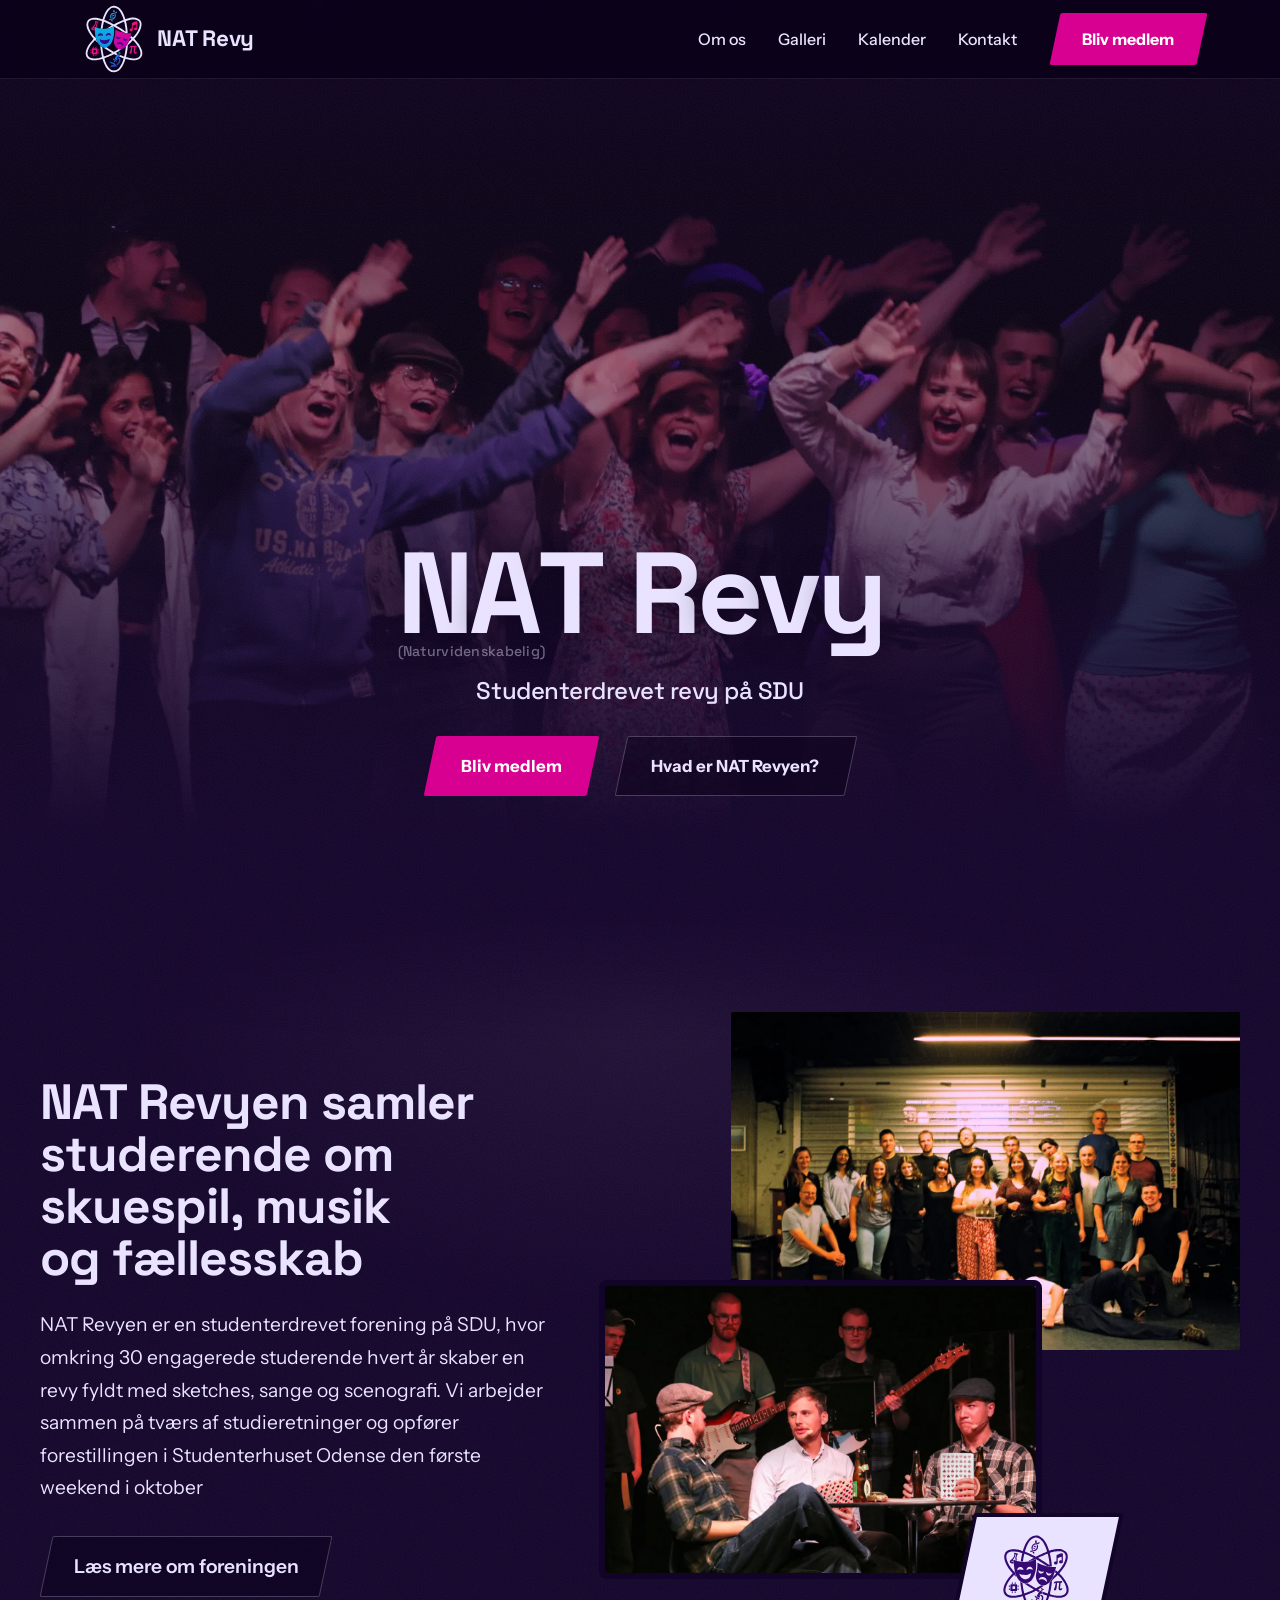
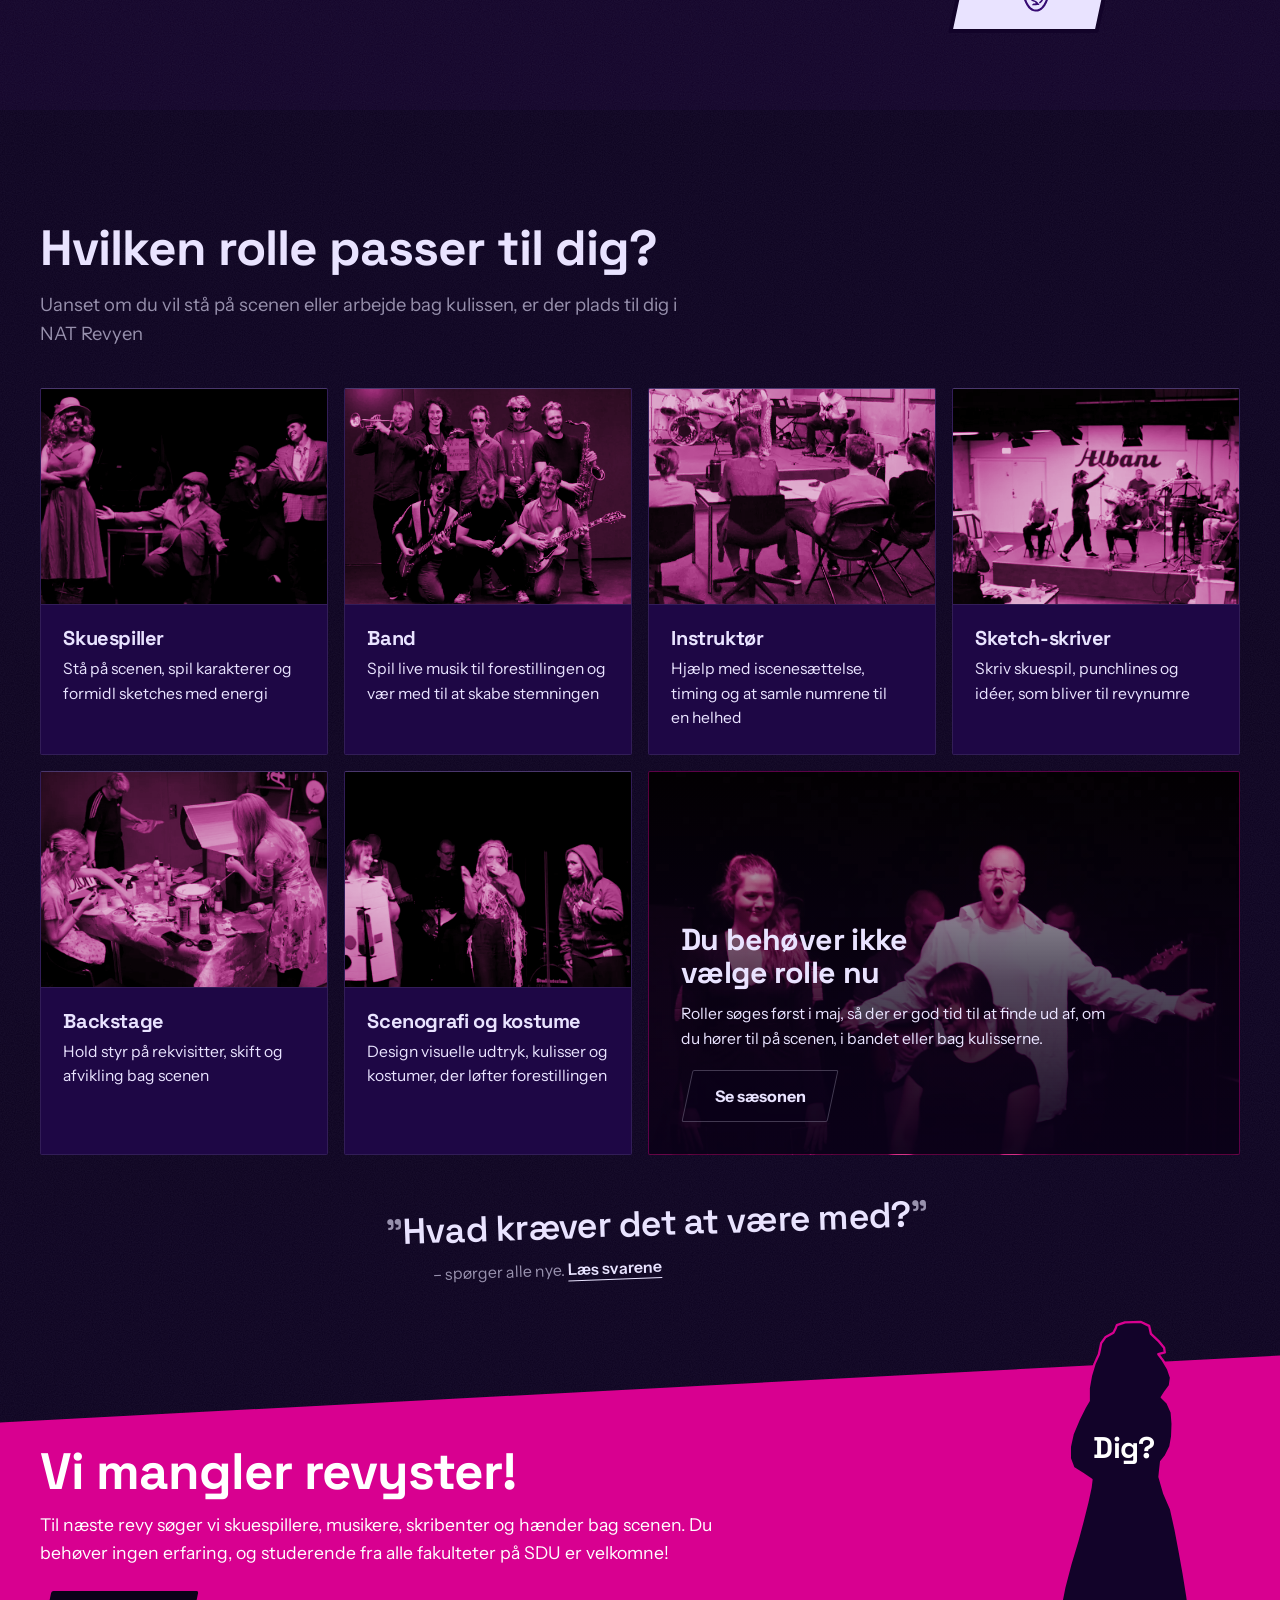
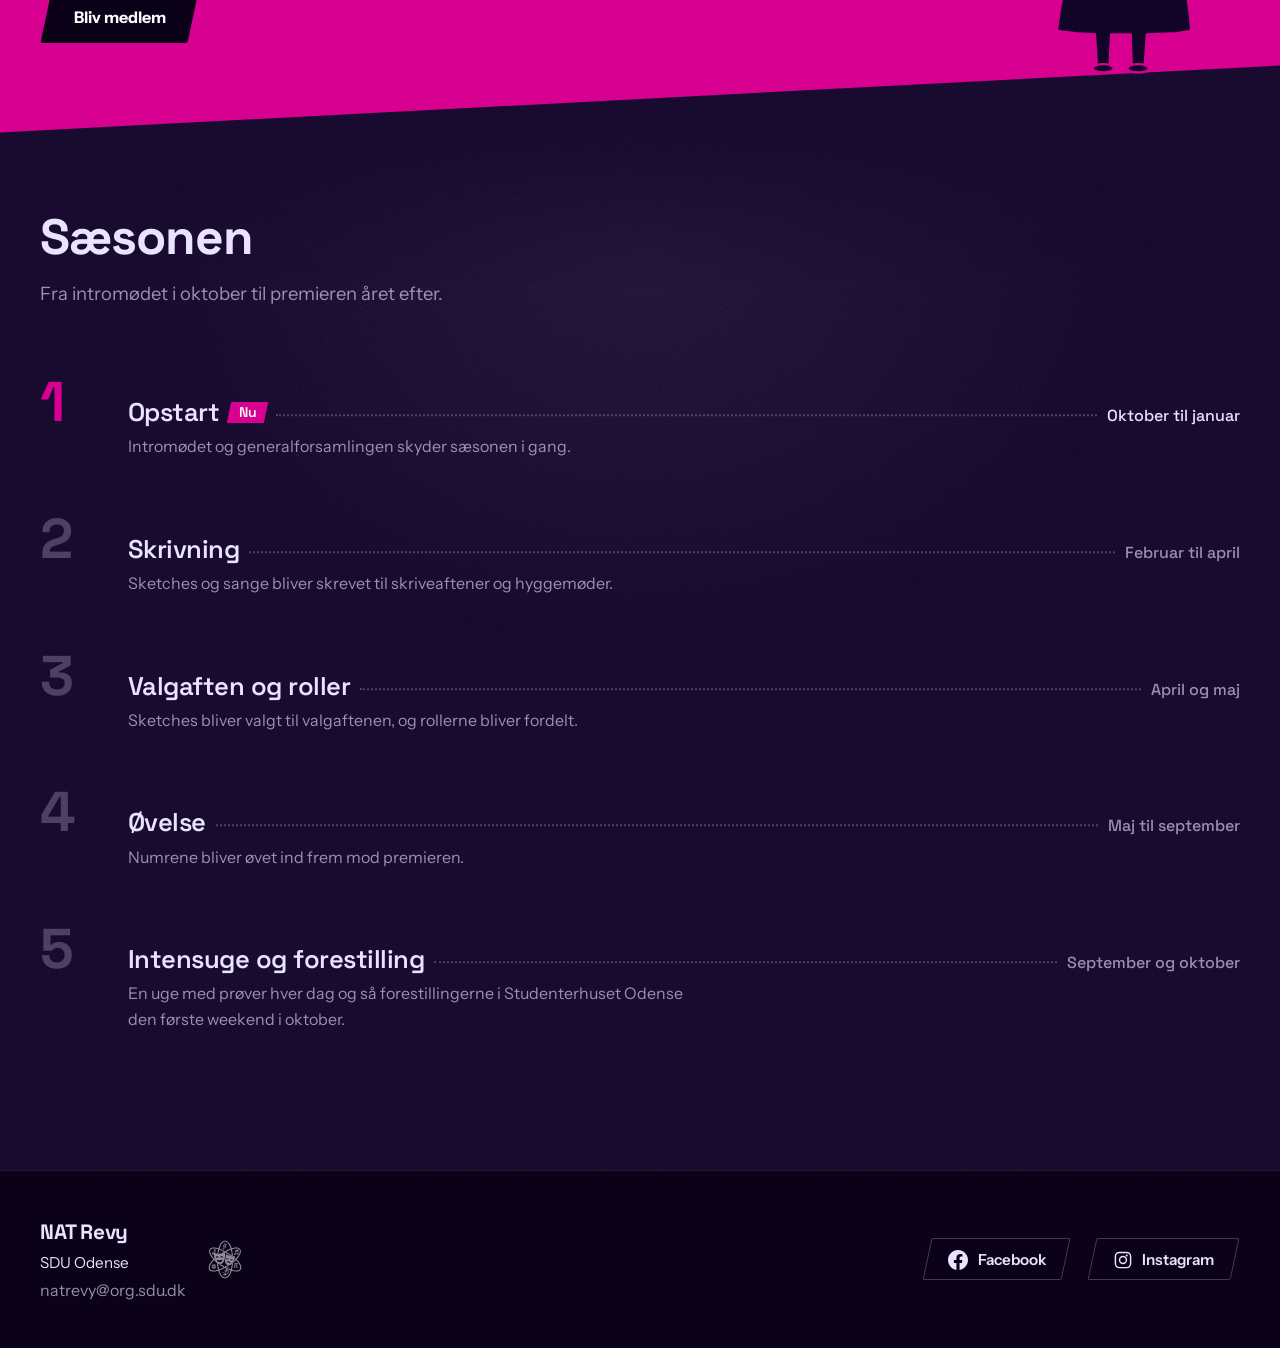
<file: index.html>
<!DOCTYPE html>
<html lang="da">
<head>
    <meta charset="UTF-8"/>
    <meta name="viewport" content="width=device-width, initial-scale=1.0"/>
    <title>NAT Revy</title>
    <meta name="description" content="NAT Revyen er en studenterdrevet revy på SDU, hvor omkring 30 studerende hvert år skaber en forestilling med sketches, sange og scenografi.">
    <meta name="theme-color" content="#14032f">
    <meta property="og:type" content="website" />
    <meta property="og:url" content="https://natrevyen.sdu.dk/" />
    <meta property="og:title" content="NAT Revyen på SDU" />
    <meta property="og:description" content="NAT Revyen er en forening på SDU skabt af studerende for studerende - med fokus på skuespil, musik, scenekunst og fællesskab" />
    <meta property="og:image" content="https://natrevyen.sdu.dk/images/web/og-image.jpg" />
    <link rel="icon" type="image/png" sizes="32x32" href="images/favicon-32x32.png">
    <link rel="icon" type="image/svg+xml" href="images/logo/favicon.svg">
    <link rel="apple-touch-icon" href="images/logo/apple-touch-icon.png">
    <link rel="preconnect" href="https://fonts.googleapis.com">
    <link rel="preconnect" href="https://fonts.gstatic.com" crossorigin>
    <link href="https://fonts.googleapis.com/css2?family=Space+Grotesk:wght@500..700&family=Instrument+Sans:wght@400..700&display=swap" rel="stylesheet">
    <link rel="preload" as="image" href="images/web/slutsang-1600.webp" fetchpriority="high">
    <link rel="stylesheet" href="style.css"/>
</head>
<body>

<div id="navbar"></div>

<main id="indhold">
<section class="hero">
    <div class="hero-overlay"></div>
    <div class="hero-content">
        <!-- Bogstaverne træder ind ét ad gangen som et kor; aria-label gør, at skærmlæsere læser titlen som ét ord -->
        <h1 class="hero-title" aria-label="NAT Revy"><span class="hero-title-nat" aria-hidden="true"><span style="--i:0">N</span><span style="--i:1">A</span><span style="--i:2">T</span><small>(Naturvidenskabelig)</small></span><span aria-hidden="true"><span style="--i:4">R</span><span style="--i:5">e</span><span style="--i:6">v</span><span style="--i:7">y</span></span></h1>
        <p class="hero-sub">Studenterdrevet revy på SDU</p>
        <div class="hero-actions">
            <a href="tilmeld.html" class="btn-cta">Bliv medlem</a>
            <a href="#om" class="btn-cta btn-outline">Hvad er NAT Revyen?</a>
        </div>
    </div>

    <!-- Næste arrangement: en lille boks med datoen, der folder sig ud ved hover (udfyldes af events.js) -->
    <a class="next-event" href="kalender.html" data-next-event hidden>
        <span class="next-event-date"><small>Næste</small><b class="next-event-day"></b></span>
        <span class="next-event-text"></span>
    </a>
</section>

<section class="about stage" id="om">
    <div class="about-inner about-intro">

        <div class="about-text-wrapper">
            <h2>NAT Revyen samler studerende om skuespil, musik og fællesskab</h2>
            <p>
                NAT Revyen er en studenterdrevet forening på SDU, hvor omkring 30 engagerede
                studerende hvert år skaber en revy fyldt med sketches, sange og scenografi.
                Vi arbejder sammen på tværs af studieretninger og opfører forestillingen
                i Studenterhuset Odense den første weekend i oktober
            </p>
            <p class="about-more"><a class="btn-cta btn-outline" href="om-os.html">Læs mere om foreningen</a></p>
        </div>

        <div class="about-images">
            <img src="images/web/group-1200.webp" alt="Revy fællesskab" width="1200" height="796" loading="lazy">
            <img src="images/web/dyt-baat-1200.webp" alt="Revy forestilling" width="1200" height="800" loading="lazy">
            <span class="logo-badge">
                <img src="images/logo/logo_ensfarvet_mørklilla.svg" alt="" width="536" height="613" loading="lazy">
            </span>
        </div>
    </div>
</section>

<section class="roles band" id="roller">
    <div class="roles-inner">
        <div class="roles-header">
            <h2>Hvilken rolle passer til dig?</h2>
            <p>Uanset om du vil stå på scenen eller arbejde bag kulissen, er der plads til dig i NAT Revyen</p>
        </div>

        <div class="roles-grid">
            <article class="role-card">
                <img class="role-card-img" src="images/web/role-skuespiller-800.webp" alt="Skuespillere i en sketch" loading="lazy">
                <div class="role-card-body">
                    <h3>Skuespiller</h3>
                    <p>Stå på scenen, spil karakterer og formidl sketches med energi</p>
                    <ul class="tags role-tags" aria-label="Det laver man"><li>Sketches</li><li>Sange</li><li>Karakterer</li></ul>
                </div>
            </article>
            <article class="role-card">
                <img class="role-card-img" src="images/web/role-band-2026-800.webp" alt="Bandet 2026 med trompet, saxofon, guitarer og trommestikker" loading="lazy">
                <div class="role-card-body">
                    <h3>Band</h3>
                    <p>Spil live musik til forestillingen og vær med til at skabe stemningen</p>
                    <ul class="tags role-tags" aria-label="Det laver man"><li>Live musik</li><li>Jamaftener</li><li>Sange</li></ul>
                </div>
            </article>
            <article class="role-card">
                <img class="role-card-img" src="images/web/role-instruktoer-800.webp" alt="Prøve på scenen" loading="lazy">
                <div class="role-card-body">
                    <h3>Instruktør</h3>
                    <p>Hjælp med iscenesættelse, timing og at samle numrene til en helhed</p>
                    <ul class="tags role-tags" aria-label="Det laver man"><li>Iscenesættelse</li><li>Timing</li><li>Valg af sketches</li></ul>
                </div>
            </article>
            <article class="role-card">
                <img class="role-card-img" src="images/web/role-sketch-800.webp" alt="Holdet samlet om manuskripterne" loading="lazy">
                <div class="role-card-body">
                    <h3>Sketch-skriver</h3>
                    <p>Skriv skuespil, punchlines og idéer, som bliver til revynumre</p>
                    <ul class="tags role-tags" aria-label="Det laver man"><li>Skriveaftener</li><li>Satire</li><li>Punchlines</li></ul>
                </div>
            </article>
            <article class="role-card">
                <img class="role-card-img" src="images/web/role-backstage-800.webp" alt="Medlemmer maler og bygger rekvisitter" loading="lazy">
                <div class="role-card-body">
                    <h3>Backstage</h3>
                    <p>Hold styr på rekvisitter, skift og afvikling bag scenen</p>
                    <ul class="tags role-tags" aria-label="Det laver man"><li>Rekvisitter</li><li>Sceneskift</li><li>Afvikling</li></ul>
                </div>
            </article>
            <article class="role-card">
                <img class="role-card-img" src="images/web/role-kostume-800.webp" alt="Skuespillere i kostumer" loading="lazy">
                <div class="role-card-body">
                    <h3>Scenografi og kostume</h3>
                    <p>Design visuelle udtryk, kulisser og kostumer, der løfter forestillingen</p>
                    <ul class="tags role-tags" aria-label="Det laver man"><li>Kulisser</li><li>Kostumer</li><li>Design</li></ul>
                </div>
            </article>
            <article class="role-card role-card-cta">
                <div class="role-card-body">
                    <h3>Du behøver ikke vælge rolle nu</h3>
                    <p>Roller søges først i maj, så der er god tid til at finde ud af, om du hører til på scenen, i bandet eller bag kulisserne.</p>
                    <a href="#saesonen" class="btn-cta btn-outline">Se sæsonen</a>
                </div>
            </article>
        </div>
        <a class="roles-quote" href="tilmeld.html#godt-at-vide">
            <q>Hvad kræver det at være med?</q>
            <span>– spørger alle nye. <b>Læs svarene</b></span>
        </a>
    </div>
</section>

<section class="recruit">
    <div class="recruit-inner">
        <h2>Vi mangler revyster!</h2>
        <p>Til næste revy søger vi skuespillere, musikere, skribenter og hænder bag scenen. Du behøver ingen erfaring, og studerende fra alle fakulteter på SDU er velkomne!</p>
        <a href="tilmeld.html" class="btn-cta btn-dark">Bliv medlem</a>
        <!-- Den tomme plads fra billedet på Tilmeld: en silhuet, der venter på at blive udfyldt -->
        <div class="recruit-spot">
            <svg viewBox="0 0 590 1530" aria-hidden="true"><polygon points="264,18 299,6 369,4 404,21 412,56 444,86 469,116 472,136 444,144 464,171 486,208 499,246 494,281 474,308 459,331 484,356 502,396 506,446 504,501 496,546 476,586 456,611 452,646 449,676 469,746 499,816 519,906 536,996 554,1096 570,1196 582,1286 586,1344 524,1354 394,1360 384,1506 329,1506 324,1360 239,1360 232,1506 178,1506 169,1360 84,1354 4,1344 16,1256 36,1156 62,1056 92,956 116,866 136,786 150,721 154,688 114,661 76,638 60,596 60,546 72,491 99,426 124,376 142,346 142,291 152,236 167,186 186,144 190,126 196,96 214,71 249,51 259,31"/><ellipse cx="205" cy="1507" rx="46" ry="18"/><ellipse cx="356" cy="1507" rx="46" ry="18"/></svg>
            <span>Dig?</span>
        </div>
    </div>
</section>

<!-- Sæsonen sat op som et revyprogram. Navne og perioder hentes fra de samme faser som årshjulet (Season i events.js),
     så de altid passer sammen. Her står kun beskrivelserne. Den fase, vi er i nu, markeres ud fra datoen (se forside.js). -->
<section class="program stage" id="saesonen" aria-labelledby="program-titel">
    <div class="program-inner">
        <div class="program-head">
            <h2 id="program-titel">Sæsonen</h2>
            <p>Fra intromødet i oktober til premieren året efter.</p>
        </div>
        <ol class="program-list">
            <li data-phase="0">
                <span class="program-nr" aria-hidden="true">1</span>
                <div class="program-body">
                    <p class="program-line"><strong>Opstart</strong><span class="program-dots" aria-hidden="true"></span><span class="program-when">Oktober til januar</span></p>
                    <p class="program-desc">Intromødet og generalforsamlingen skyder sæsonen i gang.</p>
                </div>
            </li>
            <li data-phase="1">
                <span class="program-nr" aria-hidden="true">2</span>
                <div class="program-body">
                    <p class="program-line"><strong>Skrivning</strong><span class="program-dots" aria-hidden="true"></span><span class="program-when">Februar til april</span></p>
                    <p class="program-desc">Sketches og sange bliver skrevet til skriveaftener og hyggemøder.</p>
                </div>
            </li>
            <li data-phase="2">
                <span class="program-nr" aria-hidden="true">3</span>
                <div class="program-body">
                    <p class="program-line"><strong>Valgaften og roller</strong><span class="program-dots" aria-hidden="true"></span><span class="program-when">April og maj</span></p>
                    <p class="program-desc">Sketches bliver valgt til valgaftenen, og rollerne bliver fordelt.</p>
                </div>
            </li>
            <li data-phase="3">
                <span class="program-nr" aria-hidden="true">4</span>
                <div class="program-body">
                    <p class="program-line"><strong>Øvelse</strong><span class="program-dots" aria-hidden="true"></span><span class="program-when">Maj til september</span></p>
                    <p class="program-desc">Numrene bliver øvet ind frem mod premieren.</p>
                </div>
            </li>
            <li data-phase="4">
                <span class="program-nr" aria-hidden="true">5</span>
                <div class="program-body">
                    <p class="program-line"><strong>Intensuge og forestilling</strong><span class="program-dots" aria-hidden="true"></span><span class="program-when">September og oktober</span></p>
                    <p class="program-desc">En uge med prøver hver dag og så forestillingerne i Studenterhuset Odense den første weekend i oktober.</p>
                </div>
            </li>
        </ol>
    </div>
</section>
</main>

<div id="footer"></div>

<script src="layout.js"></script>
<script src="events.js"></script>
<script src="forside.js"></script>

</body>
</html>
</file>
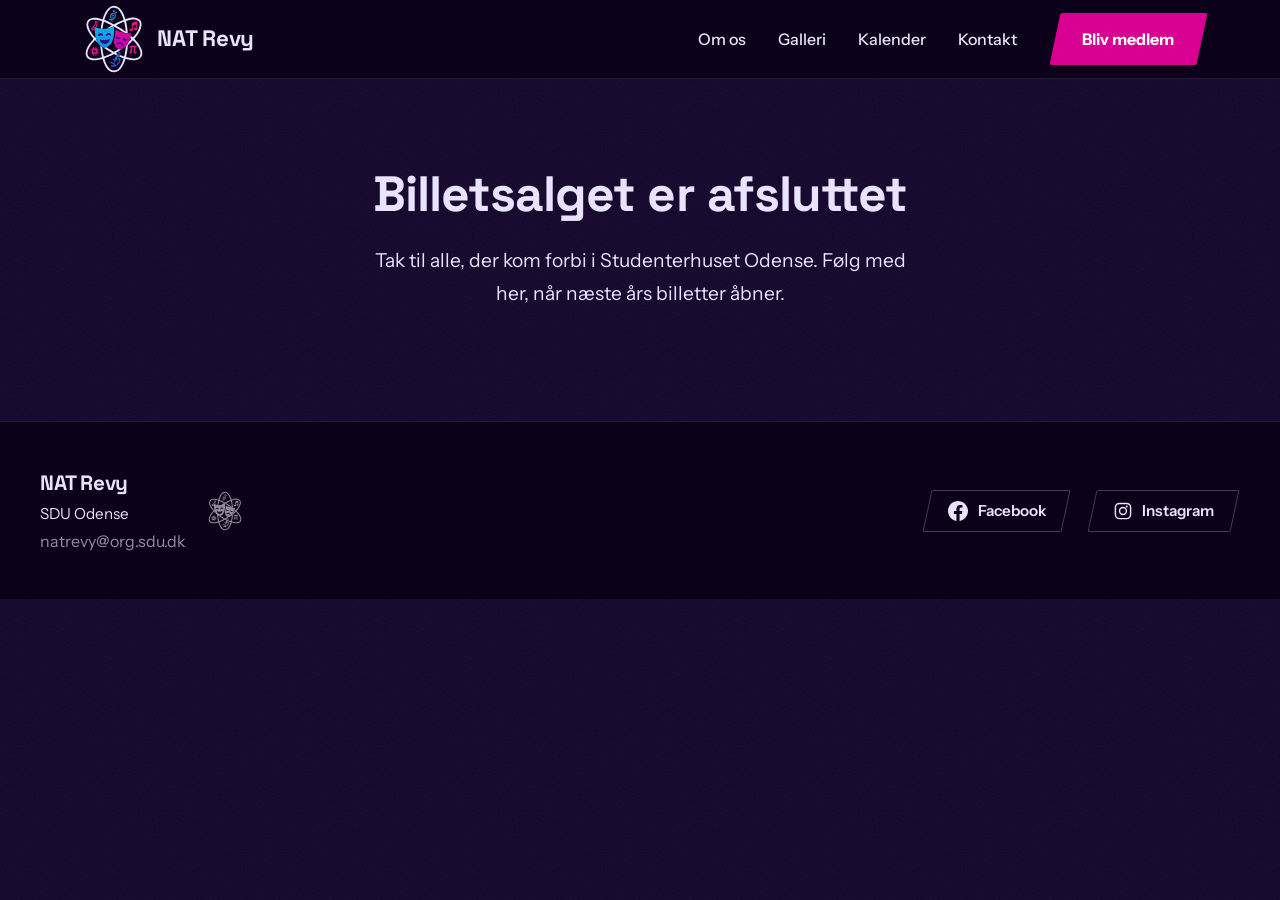
<file: billetter.html>
<!DOCTYPE html>
<html lang="da">
<head>
    <meta charset="UTF-8">
    <meta name="viewport" content="width=device-width, initial-scale=1.0">
    <title>Billetsalget er afsluttet - NAT Revyen</title>
    <meta name="robots" content="noindex">
    <meta name="theme-color" content="#14032f">
    <link rel="icon" type="image/png" sizes="32x32" href="images/favicon-32x32.png">
    <link rel="icon" type="image/svg+xml" href="images/logo/favicon.svg">
    <link rel="apple-touch-icon" href="images/logo/apple-touch-icon.png">
    <link href="https://fonts.googleapis.com/css2?family=Space+Grotesk:wght@500..700&family=Instrument+Sans:wght@400..700&display=swap" rel="stylesheet">
    <link rel="stylesheet" href="style.css">
</head>
<body>

<div id="navbar"></div>

<main id="indhold" class="about contact-page">
    <div class="about-inner contact-layout">
        <div class="about-text-wrapper contact-simple">
            <h1>Billetsalget er afsluttet</h1>
            <p>Tak til alle, der kom forbi i Studenterhuset Odense. Følg med her, når næste års billetter åbner.</p>

            <!--
            NÆSTE ÅR: Gendan billetsalget ved at indsætte nye event-link i blokken herunder
            og ændre overskrift/tekst ovenfor. Husk også at gendanne "Køb Billet"-CTA'en i navbar.html og index.html.
            <div class="contact-panel ticket-panel">
                <a class="contact-link ticket-link" href="https://event-link.dk/arrangement/60722/" target="_blank" rel="noopener noreferrer">
                    <span><strong>1/10</strong><small>Kl. 19-22</small></span>
                    <span>Vælg billetter</span>
                </a>
                <a class="contact-link ticket-link" href="https://event-link.dk/arrangement/60724/" target="_blank" rel="noopener noreferrer">
                    <span><strong>2/10</strong><small>Kl. 19-22</small></span>
                    <span>Vælg billetter</span>
                </a>
                <a class="contact-link ticket-link" href="https://event-link.dk/arrangement/60725/" target="_blank" rel="noopener noreferrer">
                    <span><strong>3/10</strong><small>Kl. 14-17</small></span>
                    <span>Vælg billetter</span>
                </a>
                <a class="contact-link ticket-link" href="https://event-link.dk/arrangement/60726/" target="_blank" rel="noopener noreferrer">
                    <span><strong>3/10</strong><small>Kl. 19-22</small></span>
                    <span>Vælg billetter</span>
                </a>
            </div>
            -->
        </div>
    </div>
</main>

<div id="footer"></div>

<script src="layout.js"></script>

</body>
</html>
</file>
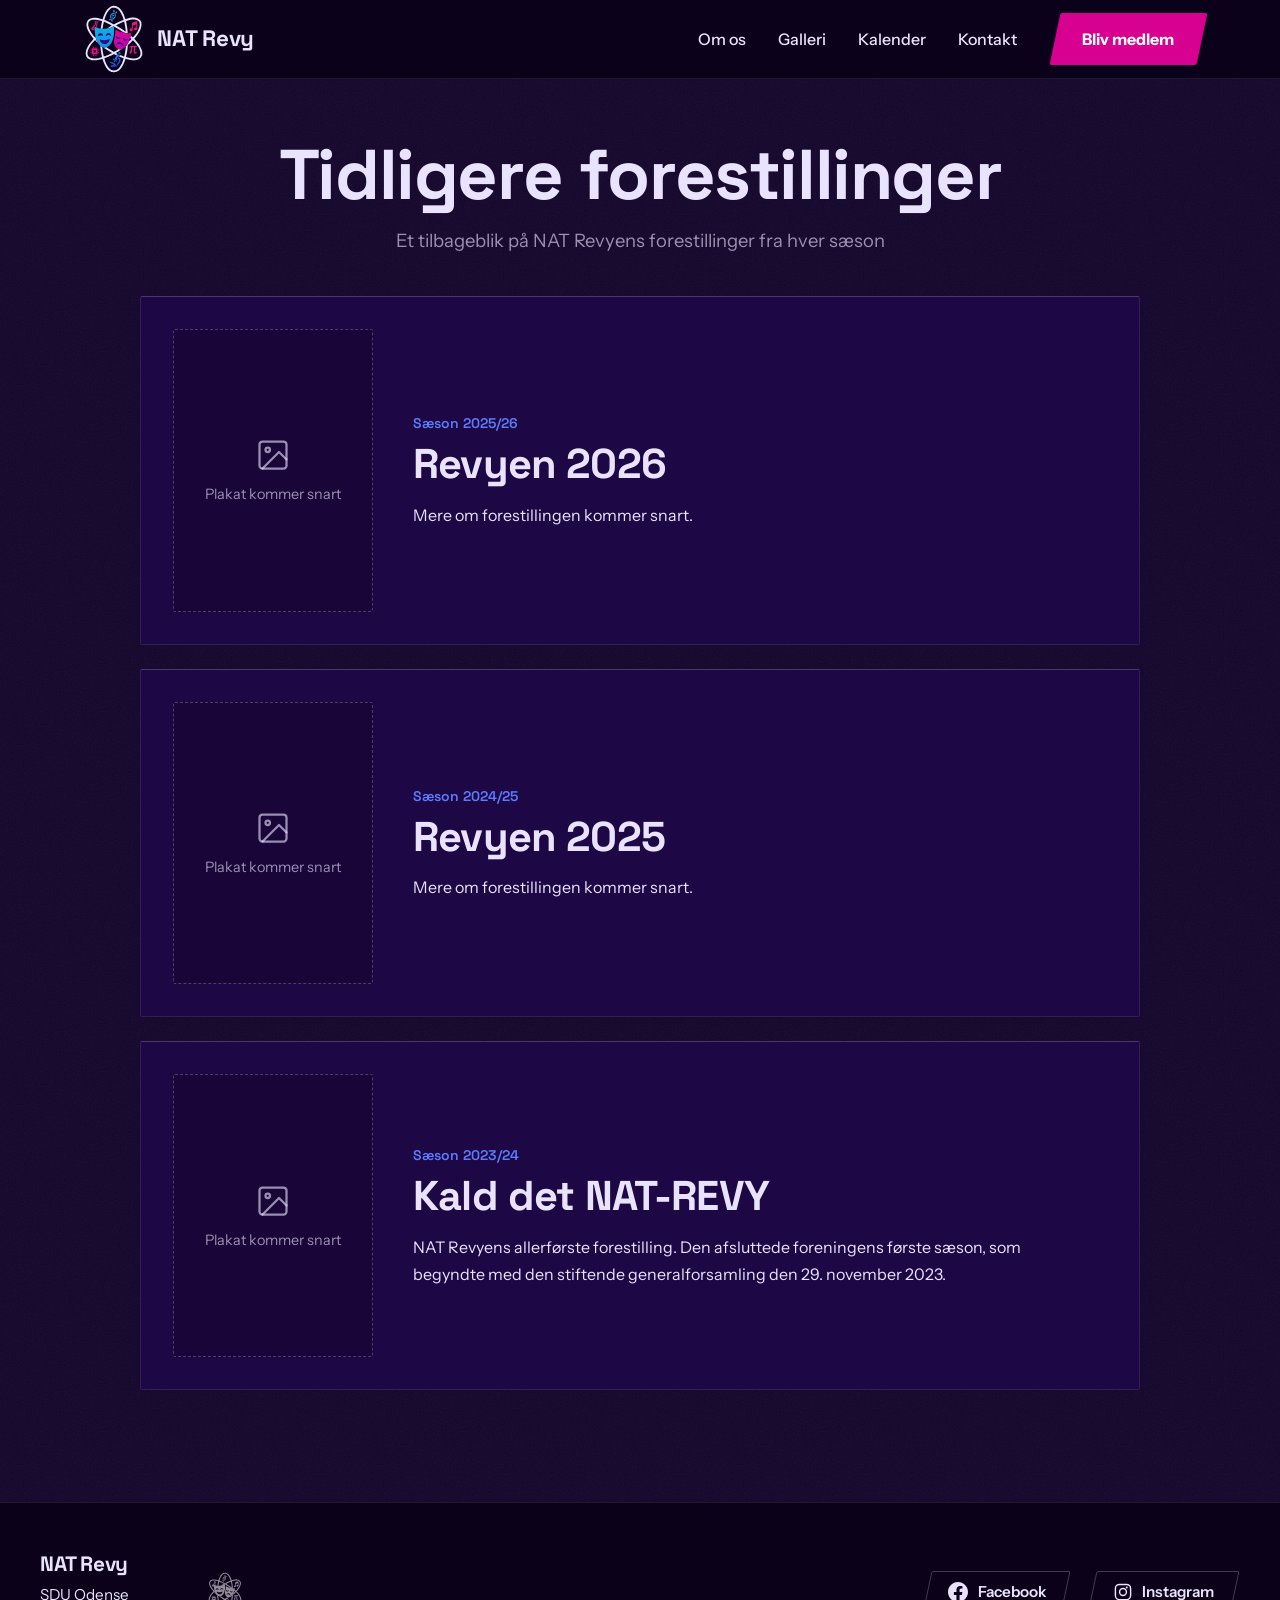
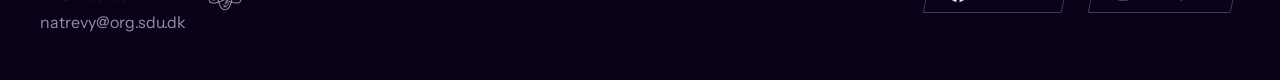
<file: forestillinger.html>
<!DOCTYPE html>
<html lang="da">
<head>
    <meta charset="UTF-8">
    <meta name="viewport" content="width=device-width, initial-scale=1.0">
    <title>Tidligere forestillinger - NAT Revyen</title>
    <meta name="description" content="Et tilbageblik på NAT Revyens forestillinger fra hver sæson.">
    <meta name="theme-color" content="#14032f">
    <link rel="icon" type="image/png" sizes="32x32" href="images/favicon-32x32.png">
    <link rel="icon" type="image/svg+xml" href="images/logo/favicon.svg">
    <link rel="apple-touch-icon" href="images/logo/apple-touch-icon.png">
    <link rel="preconnect" href="https://fonts.googleapis.com">
    <link rel="preconnect" href="https://fonts.gstatic.com" crossorigin>
    <link href="https://fonts.googleapis.com/css2?family=Space+Grotesk:wght@500..700&family=Instrument+Sans:wght@400..700&display=swap" rel="stylesheet">
    <link rel="stylesheet" href="style.css">
</head>
<body>

<div id="navbar"></div>

<main id="indhold" class="gallery-page">
    <div class="gallery-inner">
        <div class="gallery-header">
            <h1>Tidligere forestillinger</h1>
            <p>Et tilbageblik på NAT Revyens forestillinger fra hver sæson</p>
        </div>

        <!--
        SÅDAN OPDATERER DU EN FORESTILLING
        - Titel og tekst: ret <h2> og <p> i forestillingens <article>.
        - Plakat: læg billedet i images/forestillinger/ (gerne som .webp, fx
          cwebp -q 75 -resize 800 0 plakat.jpg -o images/forestillinger/2025-26.webp)
          og erstat hele <div class="show-placeholder"> med:
          <img class="show-poster" src="images/forestillinger/2025-26.webp" alt="Plakat for [titel]" loading="lazy">
        - Ny sæson: kopiér en <article> og sæt den ind øverst (nyeste først).
        -->
        <div class="show-list">
            <article class="show" id="saeson-2025-26">
                <div class="show-placeholder">
                    <svg viewBox="0 0 24 24" fill="none" stroke="currentColor" stroke-width="1.5" stroke-linecap="round" stroke-linejoin="round" aria-hidden="true"><rect x="3" y="3" width="18" height="18" rx="2"/><circle cx="8.5" cy="8.5" r="1.5"/><path d="m21 15-5-5L5 21"/></svg>
                    <span>Plakat kommer snart</span>
                </div>

                <div class="show-body">
                    <p class="show-season">Sæson 2025/26</p>
                    <h2>Revyen 2026</h2>
                    <p>Mere om forestillingen kommer snart.</p>
                </div>
            </article>

            <article class="show" id="saeson-2024-25">
                <div class="show-placeholder">
                    <svg viewBox="0 0 24 24" fill="none" stroke="currentColor" stroke-width="1.5" stroke-linecap="round" stroke-linejoin="round" aria-hidden="true"><rect x="3" y="3" width="18" height="18" rx="2"/><circle cx="8.5" cy="8.5" r="1.5"/><path d="m21 15-5-5L5 21"/></svg>
                    <span>Plakat kommer snart</span>
                </div>

                <div class="show-body">
                    <p class="show-season">Sæson 2024/25</p>
                    <h2>Revyen 2025</h2>
                    <p>Mere om forestillingen kommer snart.</p>
                </div>
            </article>

            <article class="show" id="saeson-2023-24">
                <div class="show-placeholder">
                    <svg viewBox="0 0 24 24" fill="none" stroke="currentColor" stroke-width="1.5" stroke-linecap="round" stroke-linejoin="round" aria-hidden="true"><rect x="3" y="3" width="18" height="18" rx="2"/><circle cx="8.5" cy="8.5" r="1.5"/><path d="m21 15-5-5L5 21"/></svg>
                    <span>Plakat kommer snart</span>
                </div>

                <div class="show-body">
                    <p class="show-season">Sæson 2023/24</p>
                    <h2>Kald det NAT-REVY</h2>
                    <p>NAT Revyens allerførste forestilling. Den afsluttede foreningens første sæson, som begyndte med den stiftende generalforsamling den 29. november 2023.</p>
                </div>
            </article>
        </div>
    </div>
</main>

<div id="footer"></div>

<script src="layout.js"></script>

</body>
</html>
</file>
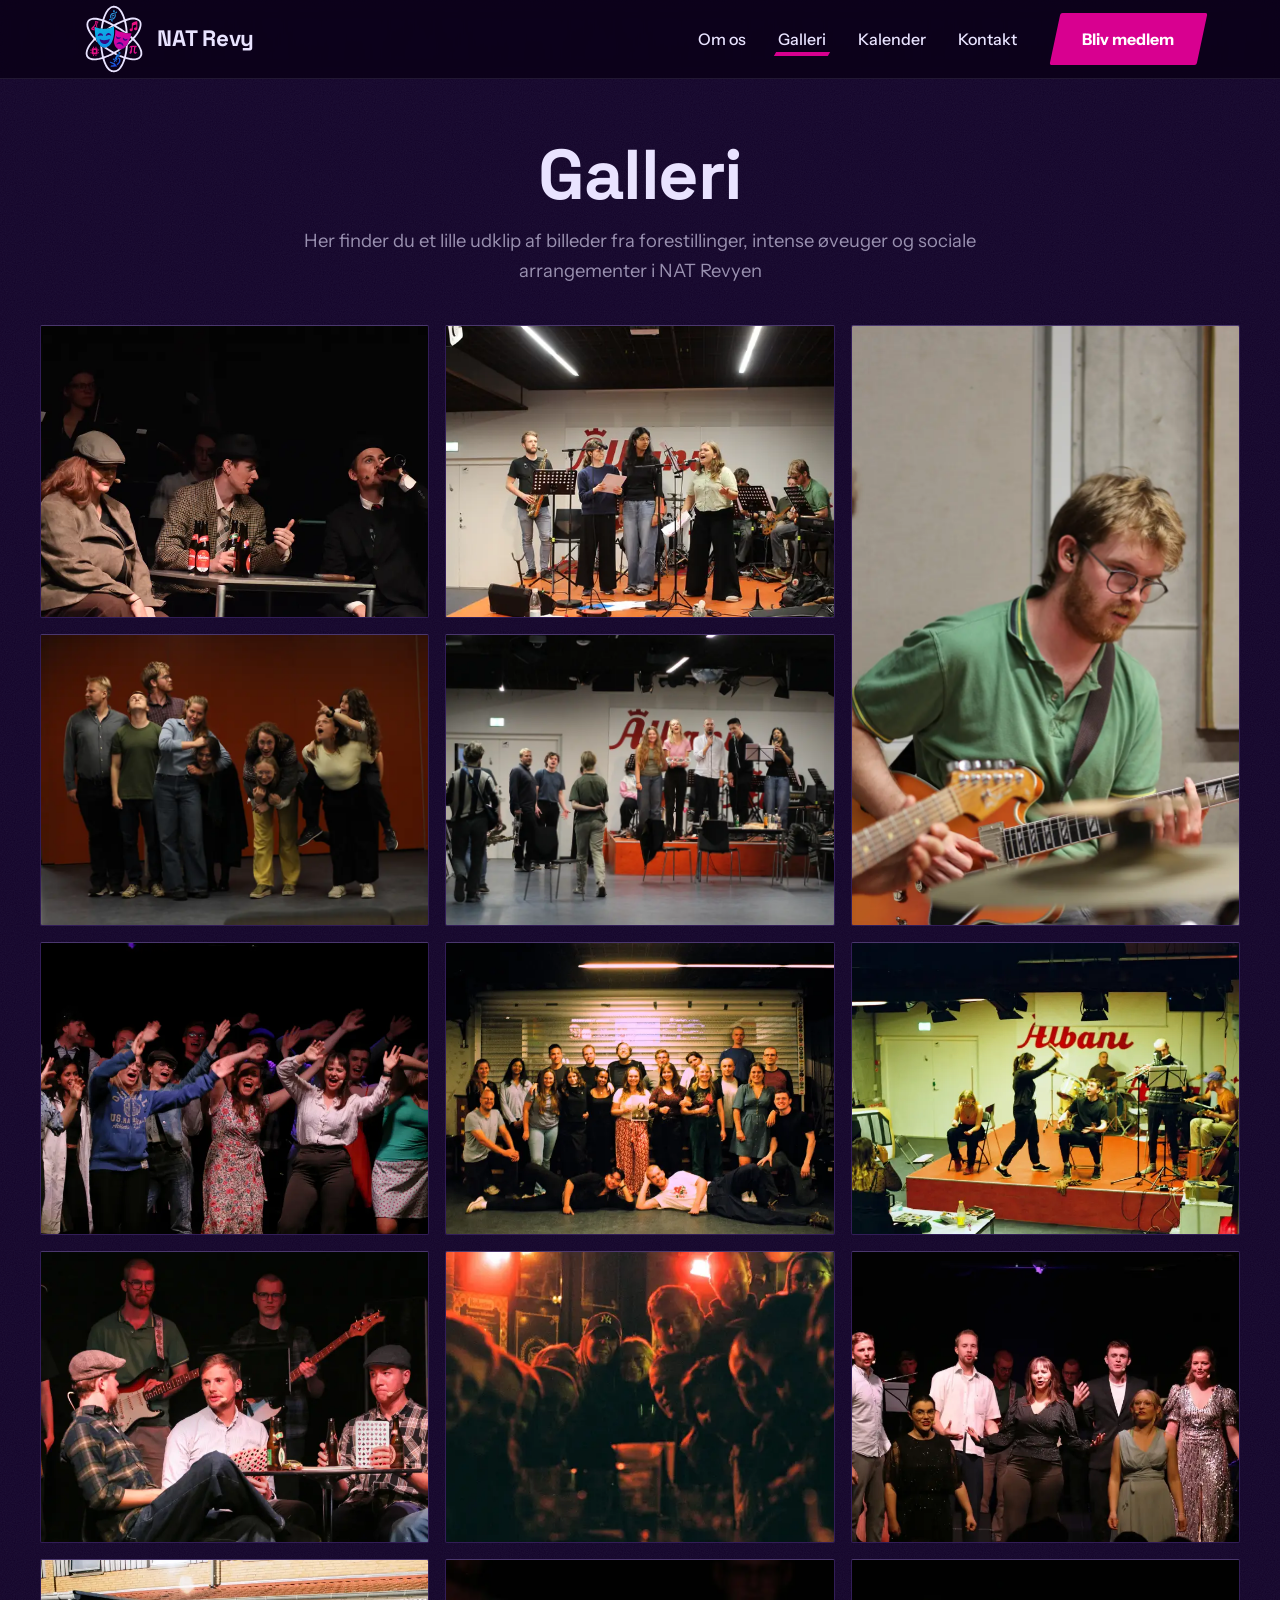
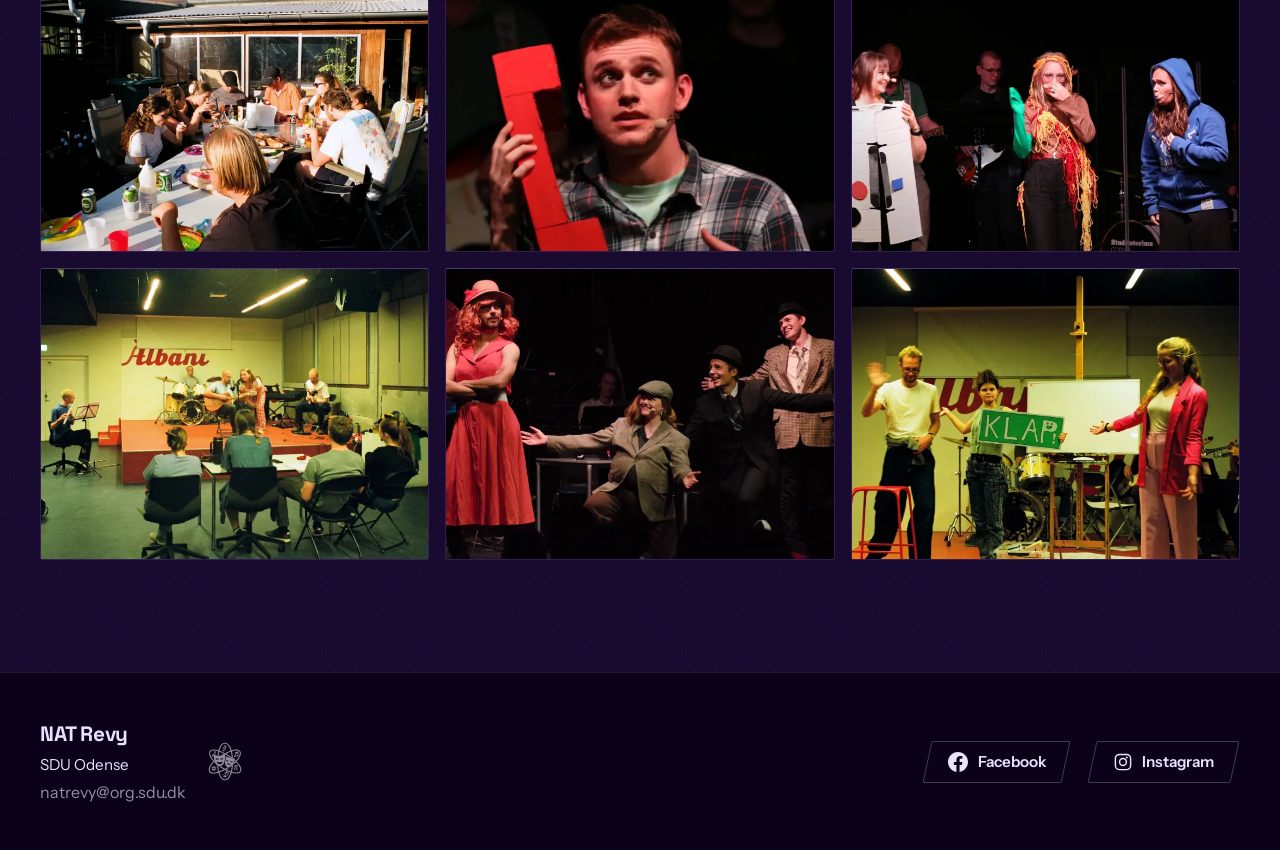
<file: galleri.html>
<!DOCTYPE html>
<html lang="da">
<head>
	<meta charset="UTF-8">
	<meta name="viewport" content="width=device-width, initial-scale=1.0">
	<title>Galleri - NAT Revyen</title>
	<meta name="description" content="Billeder fra NAT Revyens forestillinger, intense øveuger og sociale arrangementer.">
	<meta name="theme-color" content="#14032f">
	<link rel="icon" type="image/png" sizes="32x32" href="images/favicon-32x32.png">
	<link rel="icon" type="image/svg+xml" href="images/logo/favicon.svg">
	<link rel="apple-touch-icon" href="images/logo/apple-touch-icon.png">
	<link rel="preconnect" href="https://fonts.googleapis.com">
	<link rel="preconnect" href="https://fonts.gstatic.com" crossorigin>
	<link href="https://fonts.googleapis.com/css2?family=Space+Grotesk:wght@500..700&family=Instrument+Sans:wght@400..700&display=swap" rel="stylesheet">
	<link rel="stylesheet" href="style.css">
</head>
<body>

<div id="navbar"></div>

<main id="indhold" class="gallery-page">
	<div class="gallery-inner">
		<div class="gallery-header">
			<h1>Galleri</h1>
			<p>
				Her finder du et lille udklip af billeder fra forestillinger, intense øveuger og sociale arrangementer i NAT Revyen
			</p>
		</div>

		<div class="gallery-grid">
			<figure>
				<a href="images/web/elonbanden-1600.webp"><img src="images/web/elonbanden-800.webp" alt="Sketch fra forestillingen 2026 med tre skuespillere ved et bord"></a>
			</figure>
			<figure>
				<a href="images/web/intensuge-band-1600.webp"><img src="images/web/intensuge-band-800.webp" alt="Sangere og band øver sammen i intensugen"></a>
			</figure>
			<figure class="is-tall">
				<a href="images/web/guitarist-1600.webp"><img src="images/web/guitarist-800.webp" alt="Guitaristen i bandet under øvelse"></a>
			</figure>
			<figure>
				<a href="images/web/kreativt-hold-1600.webp"><img src="images/web/kreativt-hold-800.webp" alt="Det kreative hold 2026 stiller op til et fjollet gruppebillede"></a>
			</figure>
			<figure>
				<a href="images/web/intensuge-sal-1600.webp"><img src="images/web/intensuge-sal-800.webp" alt="Holdet synger i salen under intensugen"></a>
			</figure>
			<figure>
				<a href="images/web/slutsang-large-1600.webp"><img src="images/web/slutsang-large-800.webp" alt="Slutsang på scenen" loading="lazy"></a>
			</figure>
			<figure>
				<a href="images/web/group-1600.webp"><img src="images/web/group-800.webp" alt="Hele holdet samlet" loading="lazy"></a>
			</figure>
			<figure>
				<a href="images/web/intensuge-1600.webp"><img src="images/web/intensuge-800.webp" alt="Intensuge med øvelser" loading="lazy"></a>
			</figure>
			<figure>
				<a href="images/web/dyt-baat-1600.webp"><img src="images/web/dyt-baat-800.webp" alt="Sketch fra forestilling" loading="lazy"></a>
			</figure>
			<figure>
				<a href="images/web/social-1600.webp"><img src="images/web/social-800.webp" alt="Social hygge i foreningen" loading="lazy"></a>
			</figure>
			<figure>
				<a href="images/web/startsang-1600.webp"><img src="images/web/startsang-800.webp" alt="Startsang på scenen" loading="lazy"></a>
			</figure>
			<figure>
				<a href="images/web/sommerfesthygge-1600.webp"><img src="images/web/sommerfesthygge-800.webp" alt="Sommerfest" loading="lazy"></a>
			</figure>
			<figure>
				<a href="images/web/telephonos-1600.webp"><img src="images/web/telephonos-800.webp" alt="Nummer fra revyen" loading="lazy"></a>
			</figure>
			<figure>
				<a href="images/web/bolo-1600.webp"><img src="images/web/bolo-800.webp" alt="Scene fra forestilling" loading="lazy"></a>
			</figure>
			<figure>
				<a href="images/web/intens2-1600.webp"><img src="images/web/intens2-800.webp" alt="Revyhold under øvelse" loading="lazy"></a>
			</figure>
			<figure>
				<a href="images/web/elonkeld-1600.webp"><img src="images/web/elonkeld-800.webp" alt="Skuespiller på scenen" loading="lazy"></a>
			</figure>
			<figure>
				<a href="images/web/klap-1600.webp"><img src="images/web/klap-800.webp" alt="Publikum klapper" loading="lazy"></a>
			</figure>
		</div>
	</div>
</main>

<dialog class="lightbox" id="lightbox" aria-label="Billedvisning">
	<img alt="">
	<p class="lightbox-caption"></p>
	<button type="button" class="lightbox-btn lightbox-close" data-step="0" aria-label="Luk">✕</button>
	<button type="button" class="lightbox-btn lightbox-prev" data-step="-1" aria-label="Forrige billede">‹</button>
	<button type="button" class="lightbox-btn lightbox-next" data-step="1" aria-label="Næste billede">›</button>
</dialog>

<div id="footer"></div>

<script src="layout.js"></script>
<script>
	// Lightbox: vis billederne i stor størrelse og bladr med pile, tastatur eller swipe
	(() => {
		const links = [...document.querySelectorAll('.gallery-grid a')], box = document.getElementById('lightbox');
		const img = box.querySelector('img'), caption = box.querySelector('.lightbox-caption');
		let current = 0, x0 = null, swiped = false;

		const show = i => {
			current = (i + links.length) % links.length;
			img.src = links[current].href;
			img.alt = caption.textContent = links[current].querySelector('img').alt;
		};

		links.forEach((a, i) => a.addEventListener('click', e => {
			e.preventDefault();
			show(i);
			box.showModal();
		}));
		box.addEventListener('click', e => {
			if (swiped) return swiped = false;
			const step = e.target.dataset.step;
			if (step === '0' || e.target === box) box.close();
			else if (step) show(current + Number(step));
		});
		box.addEventListener('keydown', e => {
			if (e.key === 'ArrowLeft') show(current - 1);
			if (e.key === 'ArrowRight') show(current + 1);
		});
		box.addEventListener('pointerdown', e => {
			x0 = e.clientX;
			swiped = false;
		});
		box.addEventListener('pointerup', e => {
			if (x0 !== null && Math.abs(e.clientX - x0) > 50) {
				show(current + (e.clientX < x0 ? 1 : -1));
				swiped = true;
			}
			x0 = null;
		});
	})();
</script>

</body>
</html>
</file>
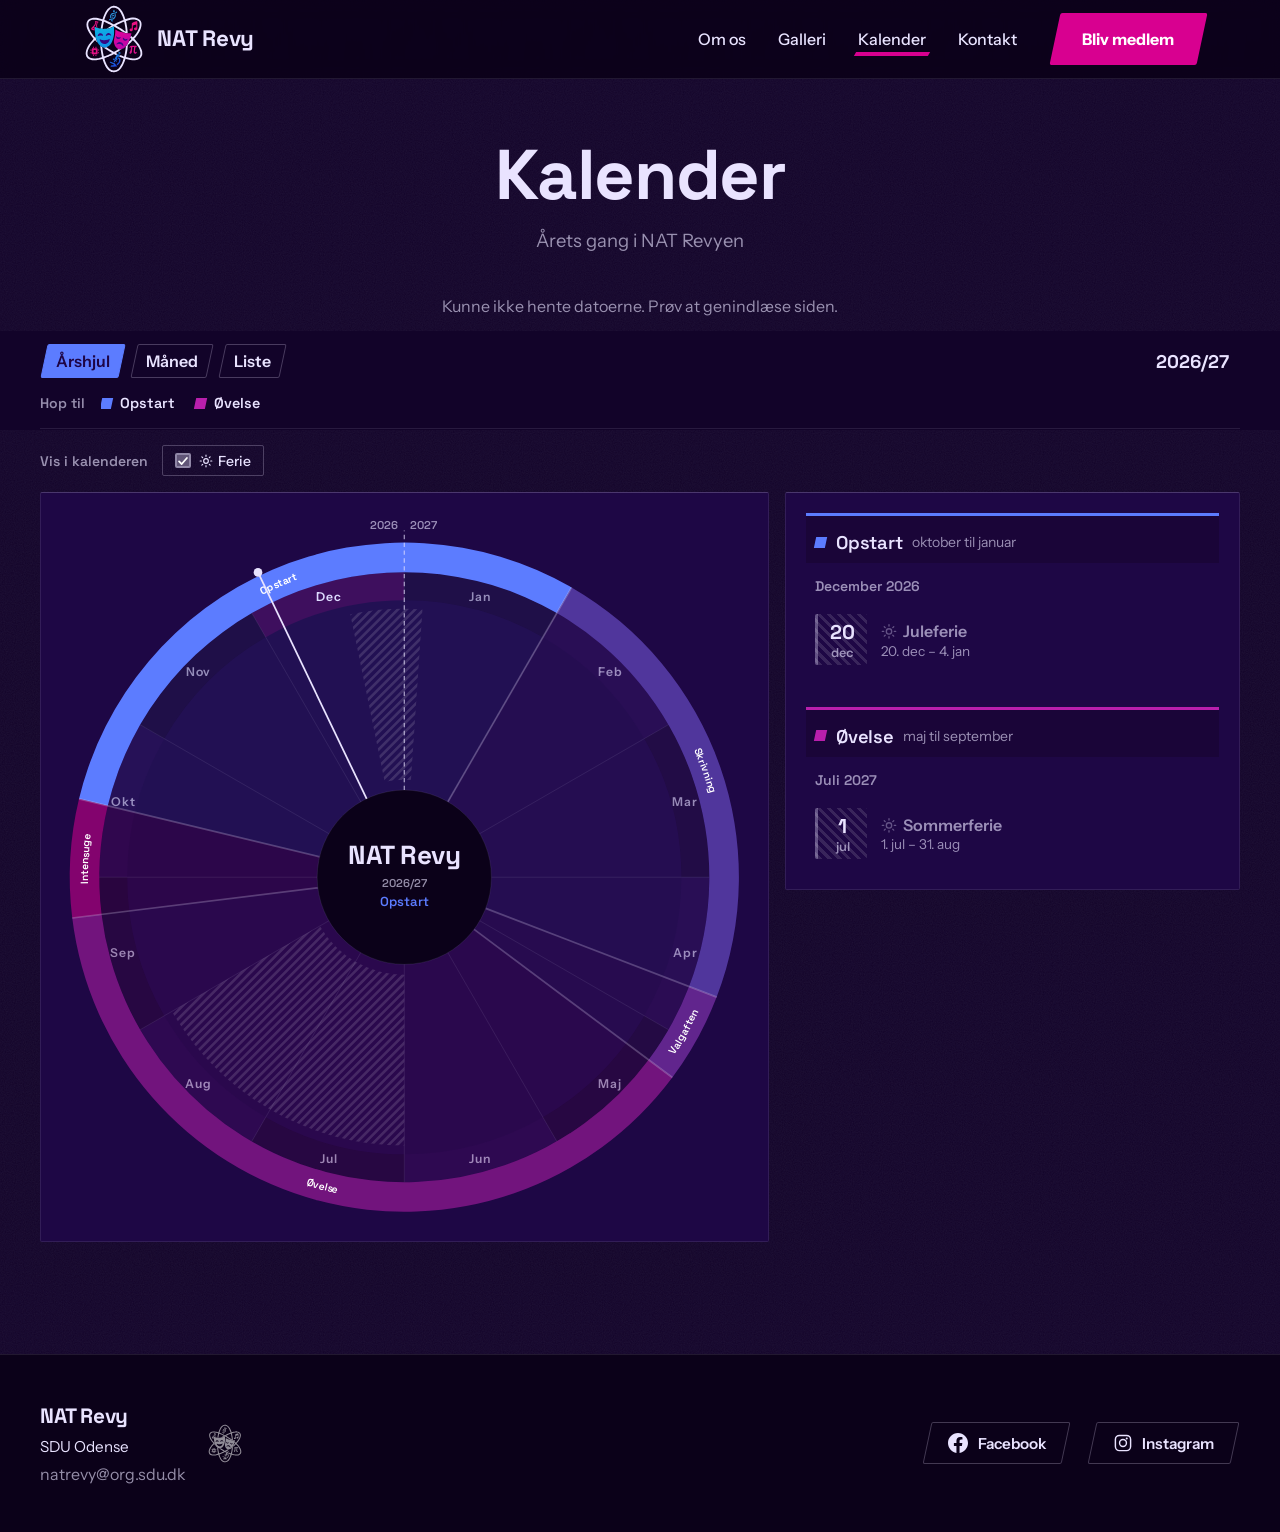
<file: kalender.html>
<!DOCTYPE html>
<html lang="da">
<head>
    <meta charset="UTF-8">
    <meta name="viewport" content="width=device-width, initial-scale=1.0">
    <title>Kalender - NAT Revyen</title>
    <meta name="description" content="Se NAT Revyens sæson: møder, skriveaftener, sociale arrangementer og forestillinger, som årshjul eller liste.">
    <meta name="theme-color" content="#14032f">
    <link rel="icon" type="image/png" sizes="32x32" href="images/favicon-32x32.png">
    <link rel="icon" type="image/svg+xml" href="images/logo/favicon.svg">
    <link rel="apple-touch-icon" href="images/logo/apple-touch-icon.png">
    <link rel="preconnect" href="https://fonts.googleapis.com">
    <link rel="preconnect" href="https://fonts.gstatic.com" crossorigin>
    <link href="https://fonts.googleapis.com/css2?family=Space+Grotesk:wght@500..700&family=Instrument+Sans:wght@400..700&display=swap" rel="stylesheet">
    <link rel="stylesheet" href="style.css">
</head>
<body>

<div id="navbar"></div>

<main id="indhold" class="gallery-page">
    <div class="gallery-inner hjul loading">
        <div class="gallery-header">
            <h1>Kalender</h1>
            <p>Årets gang i NAT Revyen</p>
        </div>

        <p class="hjul-status" id="status" role="status">Stiller scenen op…</p>

        <div class="hjul-show" id="show" hidden></div>

        <div class="hjul-bar">
            <div class="hjul-tabs">
                <button type="button" data-view="wheel">Årshjul</button>
                <button type="button" data-view="month">Måned</button>
                <button type="button" data-view="list">Liste</button>
            </div>
            <div class="hjul-nav">
                <button type="button" id="prev" aria-label="Forrige">‹</button>
                <span id="label"></span>
                <button type="button" id="next" aria-label="Næste">›</button>
            </div>
            <nav class="hjul-jump" aria-labelledby="jump-label">
                <span class="jump-label" id="jump-label">Hop til</span>
                <span class="jump-list" id="jump"></span>
            </nav>
        </div>
        <div class="hjul-filters">
            <button type="button" class="filter-toggle" id="filterToggle" aria-expanded="false" aria-controls="filters">Filtrer</button>
            <p class="filter-label" id="filters-label">Vis i kalenderen</p>
            <div class="filter-list" id="filters" role="group" aria-labelledby="filters-label"></div>
        </div>

        <div class="hjul-layout">
            <div class="hjul-main">
                <div class="hjul-card" id="view"></div>
                <!-- Hvad sker der den næste måned? Under årshjulet; Liste og Måned viser det allerede. Udfyldes fra kalender-arket af events.js -->
                <section class="month" data-month-list hidden aria-labelledby="month-title">
                    <p class="month-kicker"></p>
                    <h2 class="month-title" id="month-title"></h2>
                    <ul class="month-list"></ul>
                </section>
            </div>
            <div class="hjul-card hjul-side">
                <div id="list"></div>
            </div>
        </div>
        <div class="hjul-tip" id="tip" hidden></div>
    </div>
</main>

<div id="footer"></div>

<script src="layout.js"></script>
<script src="events.js"></script>
<script src="kalender.js"></script>

</body>
</html>
</file>
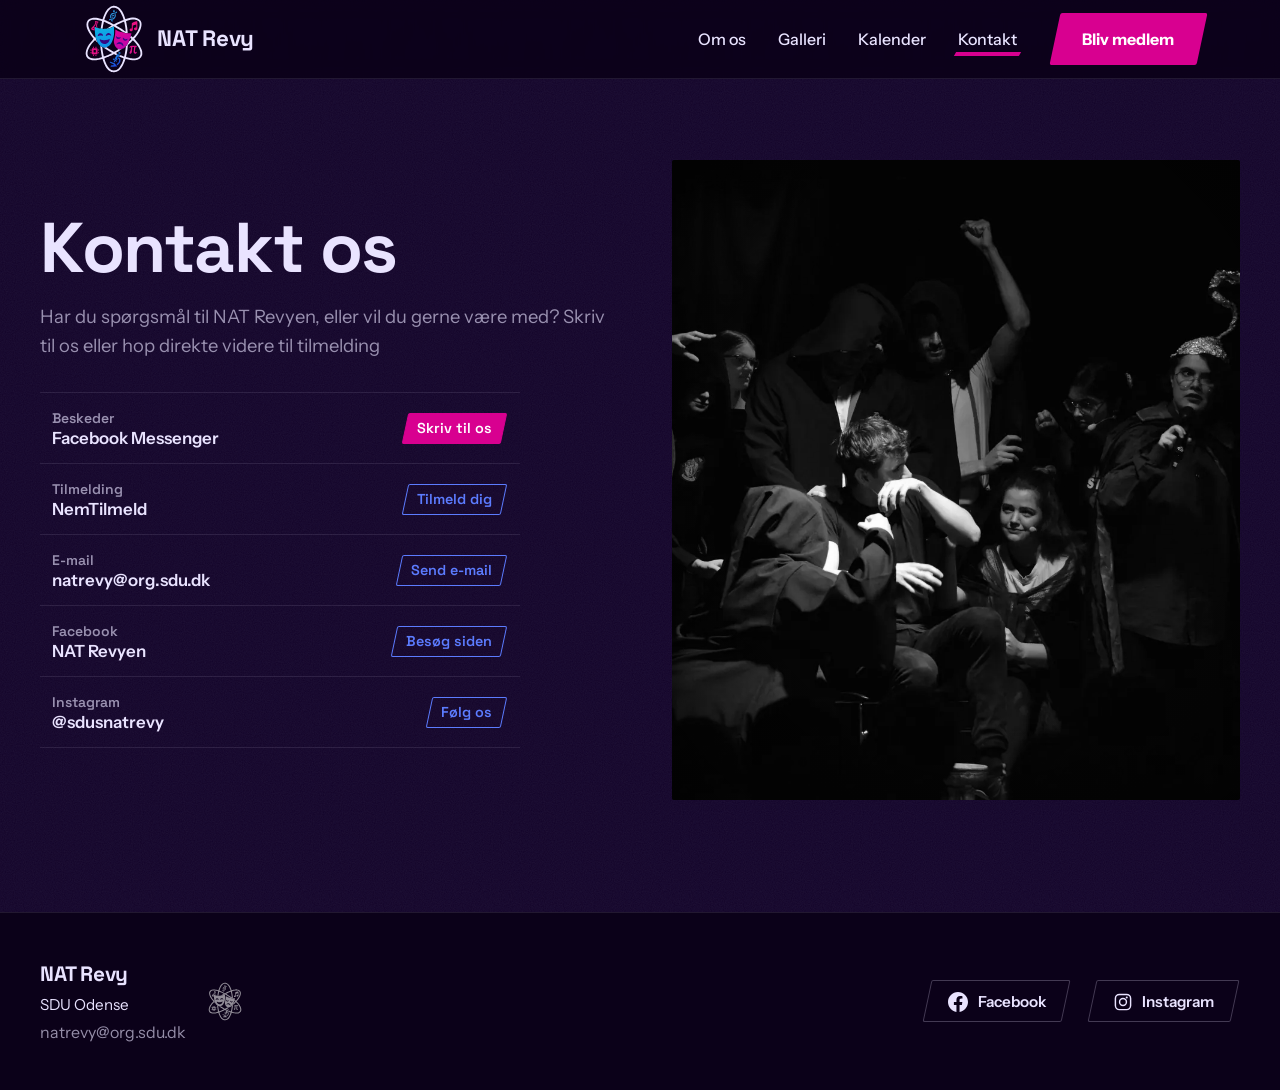
<file: kontakt.html>
<!DOCTYPE html>
<html lang="da">
<head>
    <meta charset="UTF-8">
    <meta name="viewport" content="width=device-width, initial-scale=1.0">
    <title>Kontakt - NAT Revyen</title>
    <meta name="description" content="Kontakt NAT Revyen på SDU via e-mail, Facebook eller Instagram, eller gå direkte til tilmelding.">
    <meta name="theme-color" content="#14032f">
    <link rel="icon" type="image/png" sizes="32x32" href="images/favicon-32x32.png">
    <link rel="icon" type="image/svg+xml" href="images/logo/favicon.svg">
    <link rel="apple-touch-icon" href="images/logo/apple-touch-icon.png">
    <link rel="preconnect" href="https://fonts.googleapis.com">
    <link rel="preconnect" href="https://fonts.gstatic.com" crossorigin>
    <link href="https://fonts.googleapis.com/css2?family=Space+Grotesk:wght@500..700&family=Instrument+Sans:wght@400..700&display=swap"
          rel="stylesheet">
    <link rel="stylesheet" href="style.css">
</head>
<body>

<div id="navbar"></div>

<main id="indhold" class="contact-page">
    <div class="contact-hero">
        <div class="contact-copy">
            <h1>Kontakt os</h1>
            <p class="contact-intro">Har du spørgsmål til NAT Revyen, eller vil du gerne være med? Skriv til os eller hop direkte videre til tilmelding</p>

            <ul class="contact-list">
                <li>
                    <a class="contact-row is-main" href="https://m.me/61552933400622" target="_blank" rel="noopener noreferrer">
                        <span class="contact-text"><small>Beskeder</small><strong>Facebook Messenger</strong></span>
                        <span class="contact-action">Skriv til os</span>
                    </a>
                </li>
                <li>
                    <a class="contact-row" href="https://sdusnatrevy.nemtilmeld.dk/" target="_blank" rel="noopener noreferrer">
                        <span class="contact-text"><small>Tilmelding</small><strong>NemTilmeld</strong></span>
                        <span class="contact-action">Tilmeld dig</span>
                    </a>
                </li>
                <li>
                    <a class="contact-row" href="mailto:natrevy@org.sdu.dk">
                        <span class="contact-text"><small>E-mail</small><strong>natrevy@org.sdu.dk</strong></span>
                        <span class="contact-action">Send e-mail</span>
                    </a>
                </li>
                <li>
                    <a class="contact-row" href="https://www.facebook.com/profile.php?id=61552933400622" target="_blank" rel="noopener noreferrer">
                        <span class="contact-text"><small>Facebook</small><strong>NAT Revyen</strong></span>
                        <span class="contact-action">Besøg siden</span>
                    </a>
                </li>
                <li>
                    <a class="contact-row" href="https://www.instagram.com/sdusnatrevy/" target="_blank" rel="noopener noreferrer">
                        <span class="contact-text"><small>Instagram</small><strong>@sdusnatrevy</strong></span>
                        <span class="contact-action">Følg os</span>
                    </a>
                </li>
            </ul>
        </div>

        <figure class="contact-photo focus-right is-bw">
            <img src="images/web/natkult-1600.webp" alt="Sketch på scenen med kapper og en sølvpapirshat" width="1600" height="1067">
        </figure>
    </div>
</main>

<div id="footer"></div>

<script src="layout.js"></script>

</body>
</html>
</file>
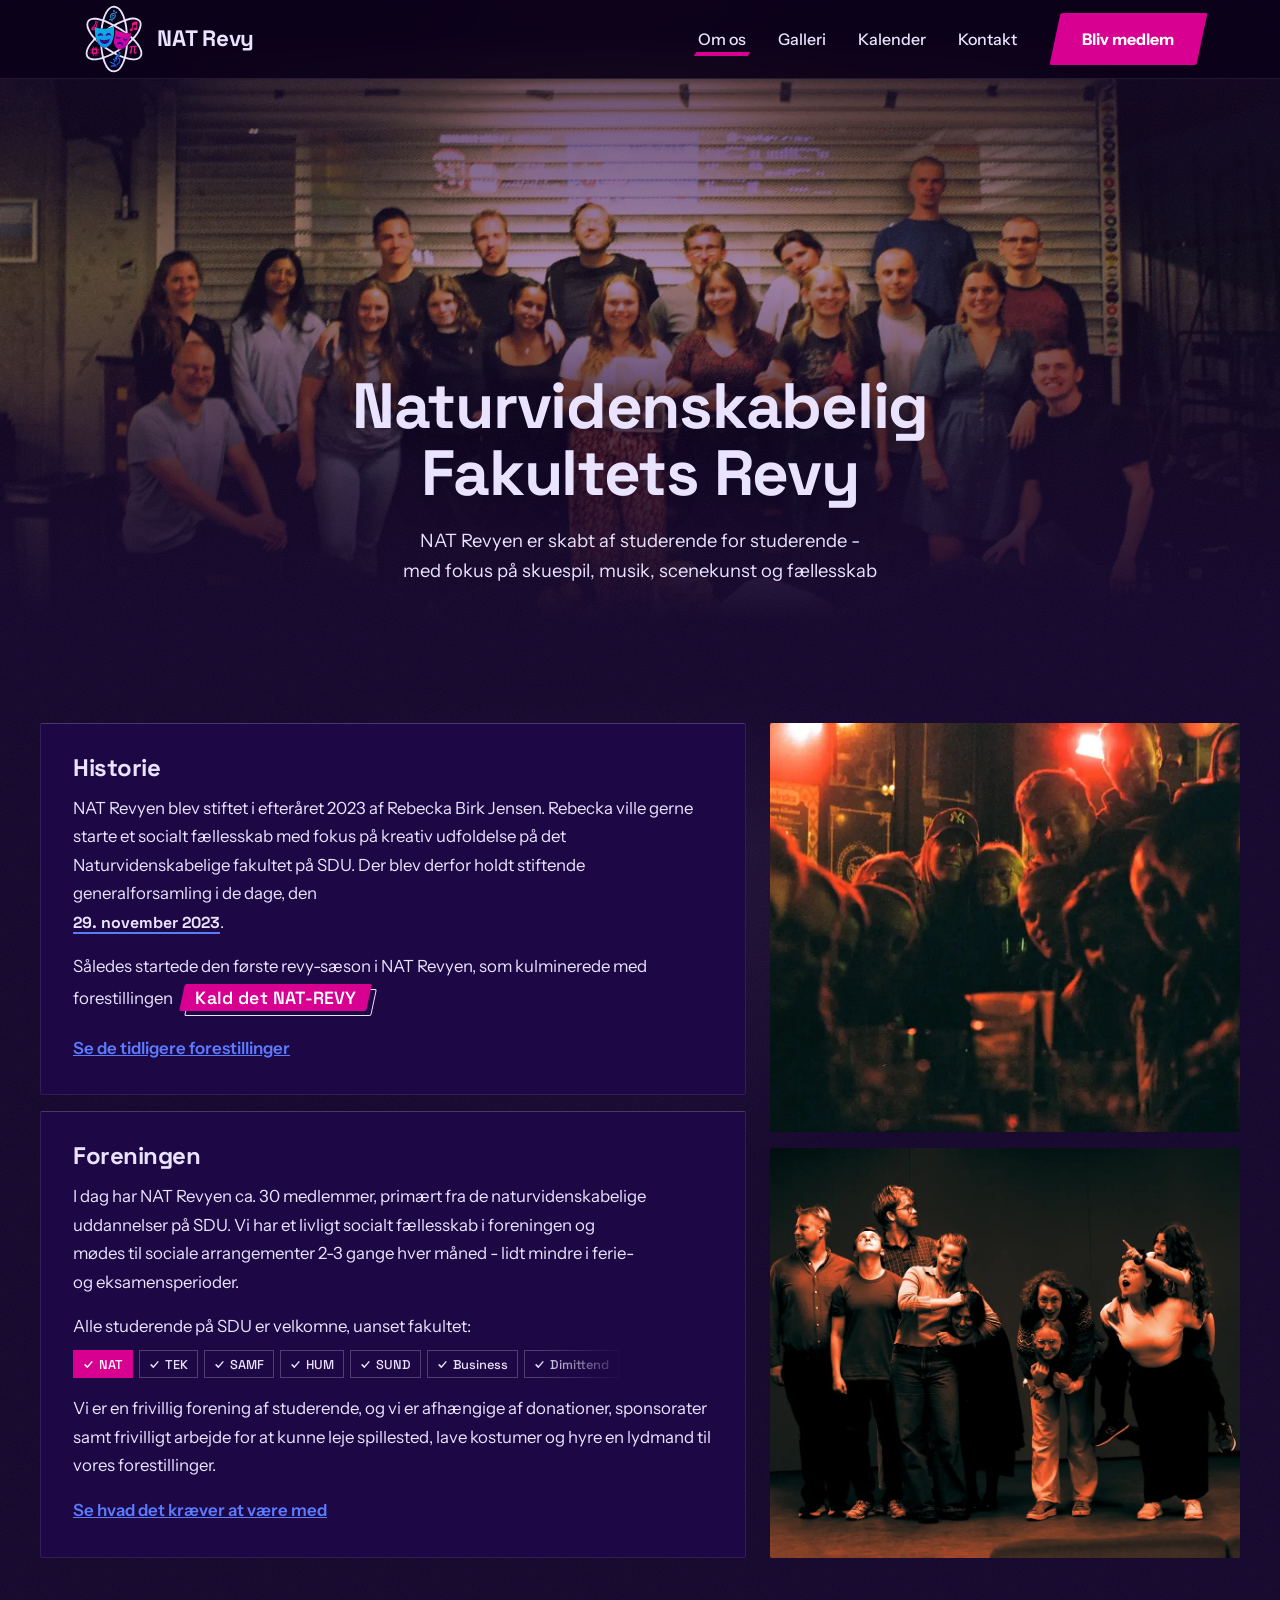
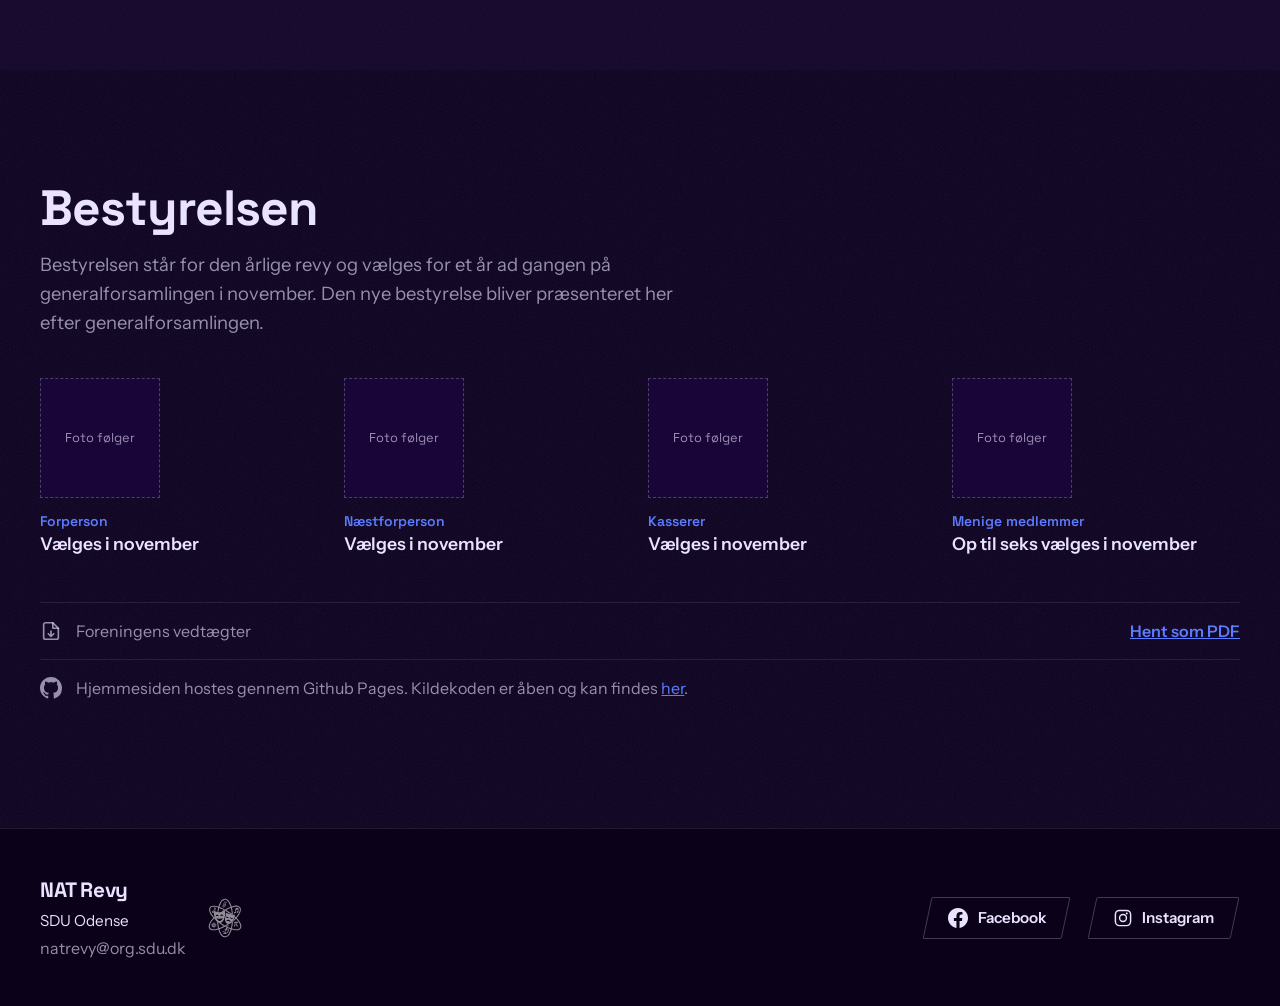
<file: om-os.html>
<!DOCTYPE html>
<html lang="da">

<head>
    <meta charset="UTF-8">
    <meta name="viewport" content="width=device-width, initial-scale=1.0">
    <title>Om os - NAT Revyen</title>
    <meta name="description" content="NAT Revyen blev stiftet i 2023 på det naturvidenskabelige fakultet på SDU og har i dag ca. 30 medlemmer og et livligt socialt fællesskab.">
    <meta name="theme-color" content="#14032f">
    <link rel="icon" type="image/png" sizes="32x32" href="images/favicon-32x32.png">
    <link rel="icon" type="image/svg+xml" href="images/logo/favicon.svg">
    <link rel="apple-touch-icon" href="images/logo/apple-touch-icon.png">
    <link rel="preconnect" href="https://fonts.googleapis.com">
    <link rel="preconnect" href="https://fonts.gstatic.com" crossorigin>
    <link href="https://fonts.googleapis.com/css2?family=Space+Grotesk:wght@500..700&family=Instrument+Sans:wght@400..700&display=swap"
          rel="stylesheet">
    <link rel="stylesheet" href="style.css">
</head>

<body>

<div id="navbar"></div>

<main id="indhold">
<section class="hero-om-os">
    <div class="hero-overlay"></div>
    <div class="hero-content">
        <h1>Naturvidenskabelig Fakultets Revy</h1>
        <p class="hero-lead">NAT Revyen er skabt af studerende for studerende - med fokus på skuespil, musik, scenekunst og fællesskab</p>
    </div>
</section>

<section class="about about-om-os stage">
    <div class="about-inner about-page-layout">
        <div class="about-text-wrapper about-page-copy">
            <div class="about-card-list">
                <article class="about-card">
                    <h3>Historie</h3>
                    <p>
                        NAT Revyen blev stiftet i efteråret 2023 af Rebecka Birk Jensen. Rebecka ville gerne starte et
                        socialt fællesskab med fokus på kreativ udfoldelse på det Naturvidenskabelige fakultet på SDU.
                        Der blev derfor holdt stiftende generalforsamling i de dage, den <br><time class="mark-date" datetime="2023-11-29">29. november 2023</time>.
                    </p>
                    <p>
                        Således startede den første revy-sæson i NAT Revyen, som kulminerede med forestillingen
                        <a class="mark-show" href="forestillinger.html#saeson-2023-24">Kald det NAT-REVY</a>
                    </p>
                    <p><a href="forestillinger.html">Se de tidligere forestillinger</a></p>
                </article>

                <article class="about-card">
                    <h3>Foreningen</h3>
                    <p>
                        I dag har NAT Revyen ca. 30 medlemmer, primært fra de naturvidenskabelige uddannelser på SDU.
                        Vi har et livligt socialt fællesskab i foreningen og mødes til sociale arrangementer 2-3 gange
                        hver måned - lidt mindre i ferie- og eksamensperioder.
                    </p>
                    <p>Alle studerende på SDU er velkomne, uanset fakultet:</p>
                    <ul class="tags faculty-tags" aria-label="Fakulteter på SDU"><li class="is-home">NAT</li><li>TEK</li><li>SAMF</li><li>HUM</li><li>SUND</li><li>Business</li><li class="is-leaving">Dimittend</li></ul>
                    <p>
                        Vi er en frivillig forening af studerende, og vi er afhængige af donationer, sponsorater samt
                        frivilligt arbejde for at kunne leje spillested, lave kostumer og hyre en lydmand til vores
                        forestillinger.
                    </p>
                    <p><a href="tilmeld.html#godt-at-vide">Se hvad det kræver at være med</a></p>
                </article>
            </div>
        </div>

        <div class="about-images about-page-media">
            <img src="images/web/social-1200.webp" alt="Social hygge i foreningen" width="1200" height="640" loading="lazy">
            <img src="images/web/kreativt-hold-1200-tonet.webp" alt="Det kreative hold 2026 stiller op til et fjollet gruppebillede" width="1200" height="899" loading="lazy">
        </div>
    </div>
</section>

<section class="band board-band">
    <div class="board-inner">
        <section class="board" id="bestyrelse" aria-labelledby="board-title">
            <div class="board-head">
                <h2 id="board-title">Bestyrelsen</h2>
                <p>Bestyrelsen står for den årlige revy og vælges for et år ad gangen på generalforsamlingen i november. Den nye bestyrelse bliver præsenteret her efter generalforsamlingen.</p>
            </div>

            <!--
            SÅDAN FYLDER DU BESTYRELSEN UD
            - Navn: erstat "Vælges i november" med personens navn.
            - Foto: læg et kvadratisk billede i images/bestyrelse/ og erstat
              <div class="board-photo" aria-hidden="true">Foto følger</div> med
              <img class="board-photo" src="images/bestyrelse/navn.webp" alt="" loading="lazy">
            - Menige medlemmer (op til seks): kopiér en <li> pr. person og skriv "Menigt medlem" som post.
            -->
            <ul class="board-list">
                <li class="board-member">
                    <div class="board-photo" aria-hidden="true">Foto følger</div>
                    <p class="board-role">Forperson</p>
                    <p class="board-name">Vælges i november</p>
                </li>
                <li class="board-member">
                    <div class="board-photo" aria-hidden="true">Foto følger</div>
                    <p class="board-role">Næstforperson</p>
                    <p class="board-name">Vælges i november</p>
                </li>
                <li class="board-member">
                    <div class="board-photo" aria-hidden="true">Foto følger</div>
                    <p class="board-role">Kasserer</p>
                    <p class="board-name">Vælges i november</p>
                </li>
                <li class="board-member">
                    <div class="board-photo" aria-hidden="true">Foto følger</div>
                    <p class="board-role">Menige medlemmer</p>
                    <p class="board-name">Op til seks vælges i november</p>
                </li>
            </ul>
        </section>

        <aside class="site-note">
            <svg viewBox="0 0 24 24" fill="none" stroke="currentColor" stroke-width="1.8" stroke-linecap="round" stroke-linejoin="round" aria-hidden="true"><path d="M14 3H6a2 2 0 0 0-2 2v14a2 2 0 0 0 2 2h12a2 2 0 0 0 2-2V9z"/><path d="M14 3v6h6"/><path d="M12 12v6m-3-3 3 3 3-3"/></svg>
            <p>Foreningens vedtægter</p>
            <a class="site-note-link" href="dokumenter/Vedt%C3%A6gter%20NAT%20REVY.pdf" download="NAT-Revyen-vedtaegter.pdf">Hent som PDF</a>
        </aside>

        <aside class="site-note">
            <svg viewBox="0 0 16 16" fill="currentColor" aria-hidden="true">
                <path d="M8 0C3.58 0 0 3.58 0 8c0 3.54 2.29 6.53 5.47 7.59.4.07.55-.17.55-.38 0-.19-.01-.82-.01-1.49-2.01.37-2.53-.49-2.69-.94-.09-.23-.48-.94-.82-1.13-.28-.15-.68-.52-.01-.53.63-.01 1.08.58 1.23.82.72 1.21 1.87.87 2.33.66.07-.52.28-.87.51-1.07-1.78-.2-3.64-.89-3.64-3.95 0-.87.31-1.59.82-2.15-.08-.2-.36-1.02.08-2.12 0 0 .67-.21 2.2.82.64-.18 1.32-.27 2-.27.68 0 1.36.09 2 .27 1.53-1.04 2.2-.82 2.2-.82.44 1.1.16 1.92.08 2.12.51.56.82 1.27.82 2.15 0 3.07-1.87 3.75-3.65 3.95.29.25.54.73.54 1.48 0 1.07-.01 1.93-.01 2.2 0 .21.15.46.55.38A8.013 8.013 0 0016 8c0-4.42-3.58-8-8-8z"/>
            </svg>
            <p>
                Hjemmesiden hostes gennem Github Pages. Kildekoden er åben og kan findes
                <a href="https://github.com/NAT-revyen-pa-SDU/nat-revy-web" target="_blank" rel="noopener noreferrer">her</a>.
            </p>
        </aside>
    </div>
</section>
</main>

<div id="footer"></div>

<script src="layout.js"></script>

</body>
</html>
</file>
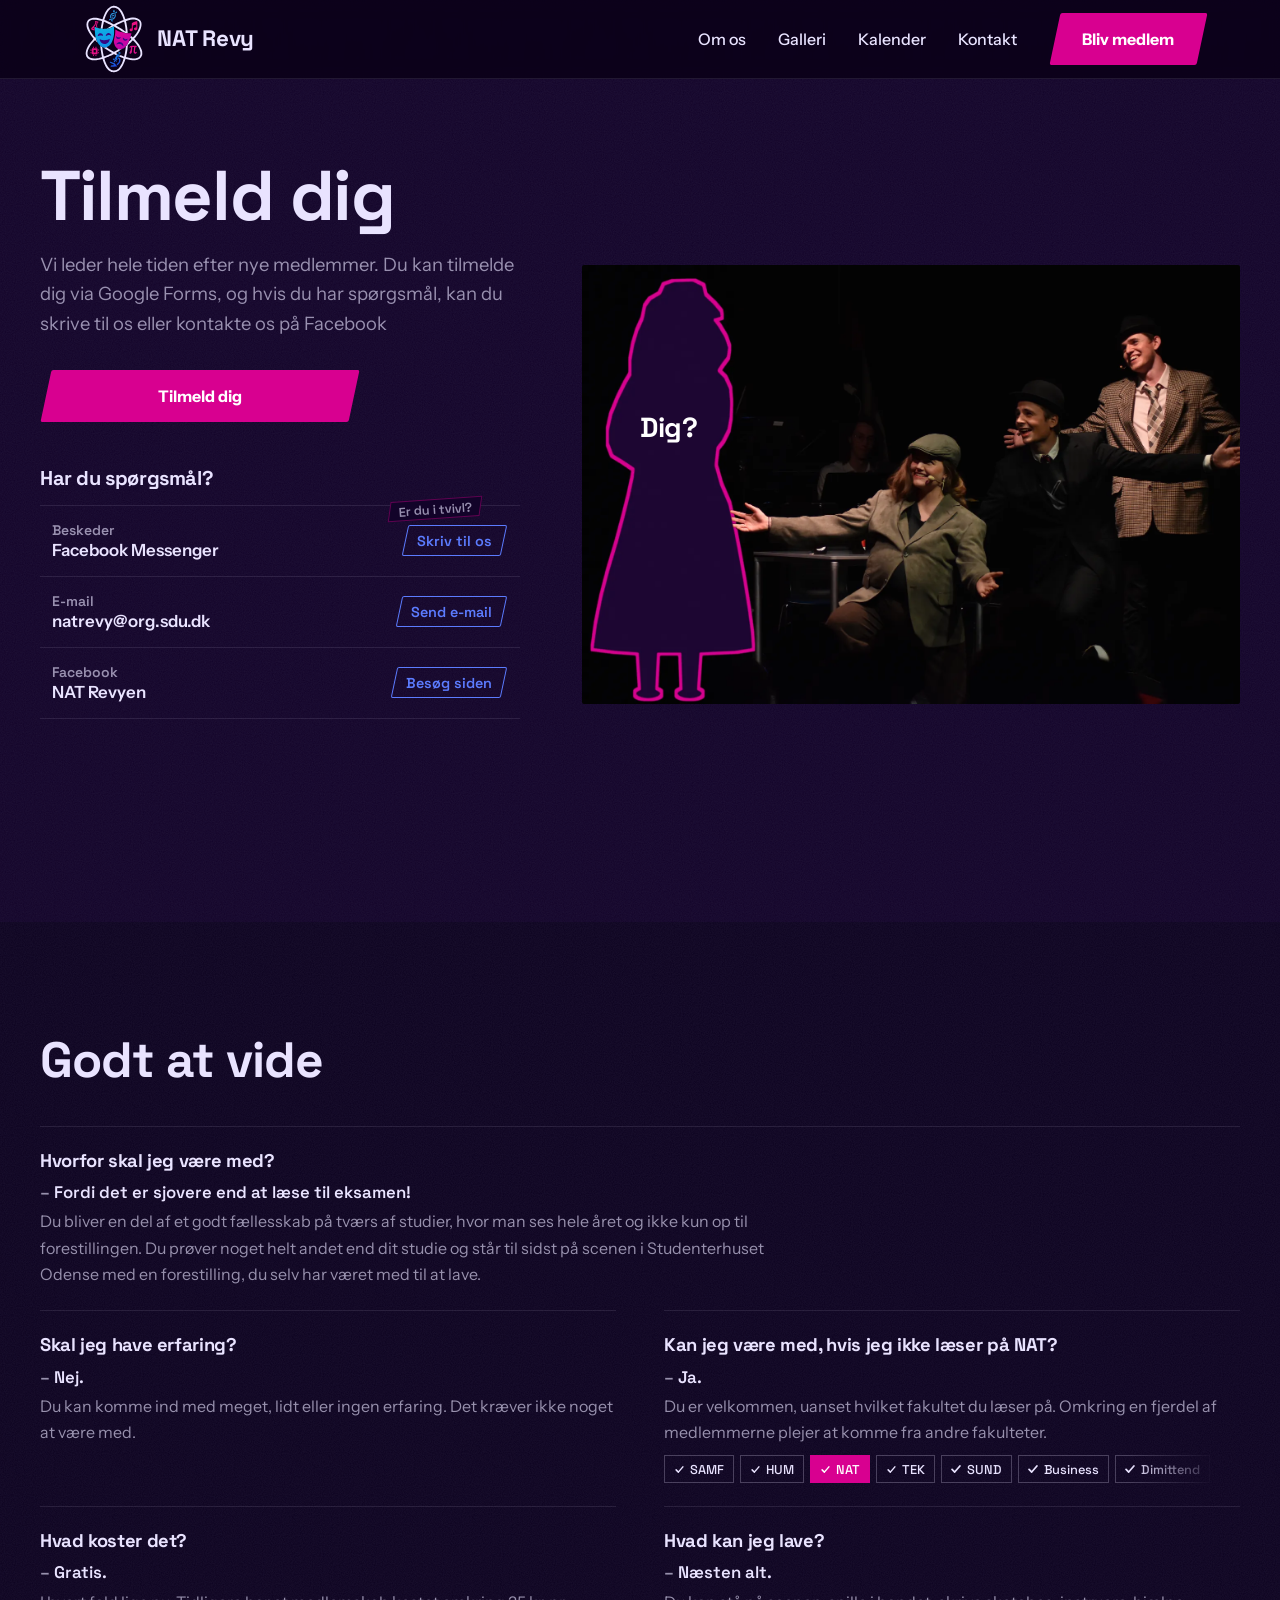
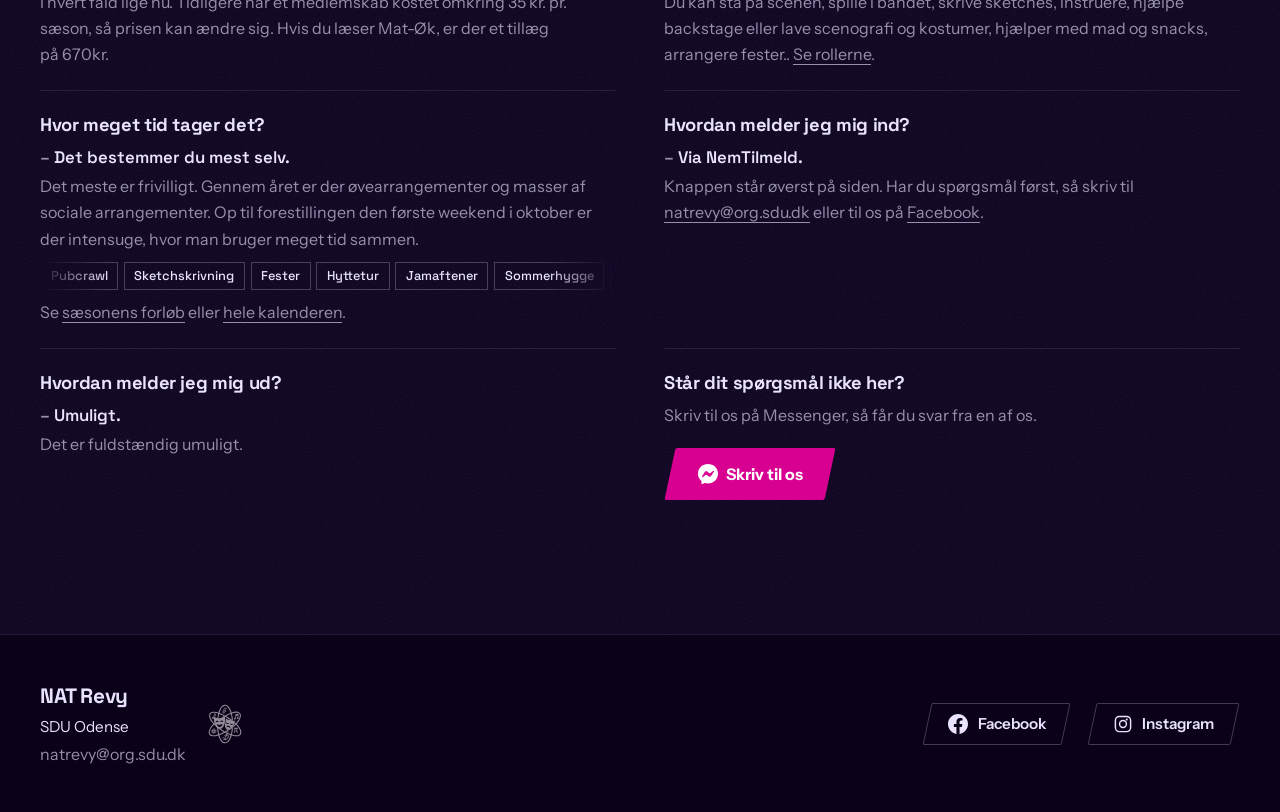
<file: tilmeld.html>
<!DOCTYPE html>
<html lang="da">

<head>
    <meta charset="UTF-8">
    <meta name="viewport" content="width=device-width, initial-scale=1.0">
    <title>Tilmeld dig - NAT Revyen</title>
    <meta name="description" content="Bliv medlem af NAT Revyen på SDU. Tilmeld dig via Google Forms, eller skriv til os, hvis du har spørgsmål.">
    <meta name="theme-color" content="#14032f">
    <link rel="icon" type="image/png" sizes="32x32" href="images/favicon-32x32.png">
    <link rel="icon" type="image/svg+xml" href="images/logo/favicon.svg">
    <link rel="apple-touch-icon" href="images/logo/apple-touch-icon.png">
    <link rel="preconnect" href="https://fonts.googleapis.com">
    <link rel="preconnect" href="https://fonts.gstatic.com" crossorigin>
    <link href="https://fonts.googleapis.com/css2?family=Space+Grotesk:wght@500..700&family=Instrument+Sans:wght@400..700&display=swap"
          rel="stylesheet">
    <link rel="stylesheet" href="style.css">
</head>

<body>

<div id="navbar"></div>

<main id="indhold" class="contact-page">
    <div class="contact-hero">
        <div class="contact-copy">
            <h1>Tilmeld dig</h1>
            <p class="contact-intro">Vi leder hele tiden efter nye medlemmer. Du kan tilmelde dig via Google Forms, og hvis du har spørgsmål,
                kan du skrive til os eller kontakte os på Facebook</p>
            <a href="https://forms.gle/A8mmMATrMKcaao7r9" class="btn-cta contact-cta" target="_blank" rel="noopener noreferrer">Tilmeld dig</a>
            <h2 class="contact-subhead">Har du spørgsmål?</h2>
            <ul class="contact-list">
                <li>
                    <a class="contact-row" href="https://m.me/61552933400622" target="_blank" rel="noopener noreferrer">
                        <span class="contact-text"><small>Beskeder</small><strong>Facebook Messenger</strong></span>
                        <span class="contact-action">Skriv til os</span>
                        <span class="skew-tag row-tag">Er du i tvivl?</span>
                    </a>
                </li>
                <li>
                    <a class="contact-row" href="mailto:natrevy@org.sdu.dk">
                        <span class="contact-text"><small>E-mail</small><strong>natrevy@org.sdu.dk</strong></span>
                        <span class="contact-action">Send e-mail</span>
                    </a>
                </li>
                <li>
                    <a class="contact-row" href="https://www.facebook.com/profile.php?id=61552933400622" target="_blank" rel="noopener noreferrer">
                        <span class="contact-text"><small>Facebook</small><strong>NAT Revyen</strong></span>
                        <span class="contact-action">Besøg siden</span>
                    </a>
                </li>
                <!-- Næste møde eller sociale arrangement fra kalender-arket (udfyldes af events.js). Står sidst, så intet hopper, når den dukker op -->
                <li data-next-event data-rings="Møder, Socialt" hidden>
                    <a class="contact-row" href="kalender.html">
                        <span class="contact-text"><small>Mød os</small><strong class="next-event-text"></strong></span>
                        <span class="contact-action">Se kalenderen</span>
                    </a>
                </li>
            </ul>
        </div>

        <figure class="contact-photo is-spot">
            <img src="images/web/plads-til-dig-1600.webp" alt="Tre skuespillere på scenen peger mod en tom silhuet med magenta kant, hvor der står Dig?" width="1600" height="1067">
            <figcaption class="photo-spot" aria-hidden="true">Dig?</figcaption>
        </figure>
    </div>

    <section class="faq band" aria-labelledby="godt-at-vide">
        <h2 id="godt-at-vide">Godt at vide</h2>
        <div class="faq-list">
            <div class="faq-item faq-lead">
                <h3>Hvorfor skal jeg være med?</h3>
                <p class="faq-answer">Fordi det er sjovere end at læse til eksamen!</p>
                <p>Du bliver en del af et godt fællesskab på tværs af studier, hvor man ses hele året og ikke kun op til forestillingen. Du prøver noget helt andet end dit studie og står til sidst på scenen i Studenterhuset Odense med en forestilling, du selv har været med til at lave.</p>
            </div>
            <div class="faq-item">
                <h3>Skal jeg have erfaring?</h3>
                <p class="faq-answer">Nej.</p>
                <p>Du kan komme ind med meget, lidt eller ingen erfaring. Det kræver ikke noget at være med.</p>
            </div>
            <div class="faq-item">
                <h3>Kan jeg være med, hvis jeg ikke læser på NAT?</h3>
                <p class="faq-answer">Ja.</p>
                <p>Du er velkommen, uanset hvilket fakultet du læser på. Omkring en fjerdel af medlemmerne plejer at komme fra andre fakulteter.</p>
                <ul class="tags faculty-tags" aria-label="Fakulteter på SDU"><li>SAMF</li><li>HUM</li><li class="is-home">NAT</li><li>TEK</li><li>SUND</li><li>Business</li><li class="is-leaving">Dimittend</li></ul>
            </div>
            <div class="faq-item">
                <h3>Hvad koster det?</h3>
                <p class="faq-answer">Gratis.</p>
                <p>I hvert fald lige nu. Tidligere har et medlemskab kostet omkring 35 kr. pr. sæson, så prisen kan ændre sig. Hvis du læser Mat-Øk, er der et tillæg på 670kr.</p>
            </div>
            <div class="faq-item">
                <h3>Hvad kan jeg lave?</h3>
                <p class="faq-answer">Næsten alt.</p>
                <p>Du kan stå på scenen, spille i bandet, skrive sketches, instruere, hjælpe backstage eller lave scenografi og kostumer, hjælper med mad og snacks, arrangere fester.. <a href="index.html#roller">Se rollerne</a>.</p>
            </div>
            <div class="faq-item">
                <h3>Hvor meget tid tager det?</h3>
                <p class="faq-answer">Det bestemmer du mest selv.</p>
                <p>Det meste er frivilligt. Gennem året er der øvearrangementer og masser af sociale arrangementer. Op til forestillingen den første weekend i oktober er der intensuge, hvor man bruger meget tid sammen. </p>
                <!-- Listen glider langsomt rundt. Den anden kopi gør, at den kører i ring uden hop; skærmlæsere læser kun den første -->
                <div class="ticker">
                    <ul class="tags ticker-track"><li>Pubcrawl</li><li>Sketchskrivning</li><li>Fester</li><li>Hyttetur</li><li>Jamaftener</li><li>Sommerhygge</li><li>Brætspil</li><li>Vægklatring</li><li>Bodegahygge</li><li>Juleafslutning</li><li>Efterfest</li></ul>
                    <ul class="tags ticker-track" aria-hidden="true"><li>Pubcrawl</li><li>Sketchskrivning</li><li>Fester</li><li>Hyttetur</li><li>Jamaftener</li><li>Sommerhygge</li><li>Brætspil</li><li>Vægklatring</li><li>Bodegahygge</li><li>Juleafslutning</li><li>Efterfest</li></ul>
                </div>
                <p>Se <a href="index.html#saesonen">sæsonens forløb</a> eller <a href="kalender.html">hele kalenderen</a>.</p>
            </div>
            <div class="faq-item">
                <h3>Hvordan melder jeg mig ind?</h3>
                <p class="faq-answer">Via NemTilmeld.</p>
                <p>Knappen står øverst på siden. Har du spørgsmål først, så skriv til <a href="mailto:natrevy@org.sdu.dk">natrevy@org.sdu.dk</a> eller til os på <a href="https://m.me/61552933400622" target="_blank" rel="noopener noreferrer">Facebook</a>.</p>
            </div>
            <div class="faq-item">
                <h3>Hvordan melder jeg mig ud?</h3>
                <p class="faq-answer">Umuligt.</p>
                <p>Det er fuldstændig umuligt.</p>
            </div>
            <div class="faq-item faq-ask">
                <h3>Står dit spørgsmål ikke her?</h3>
                <p>Skriv til os på Messenger, så får du svar fra en af os.</p>
                <a class="btn-cta" href="https://m.me/61552933400622" target="_blank" rel="noopener noreferrer"><svg width="20" height="20" viewBox="0 0 24 24" fill="currentColor" aria-hidden="true"><path d="M.001 11.639C.001 4.949 5.241 0 12.001 0S24 4.95 24 11.639c0 6.689-5.24 11.638-12 11.638-1.21 0-2.38-.16-3.47-.46a.96.96 0 0 0-.64.05l-2.39 1.05a.96.96 0 0 1-1.35-.85l-.07-2.14a.97.97 0 0 0-.32-.68A11.39 11.389 0 0 1 .002 11.64zm8.32-2.19l-3.52 5.6c-.35.53.32 1.139.82.75l3.79-2.87c.26-.2.6-.2.87 0l2.8 2.1c.84.63 2.04.4 2.6-.48l3.52-5.6c.35-.53-.32-1.13-.82-.75l-3.79 2.87c-.25.2-.6.2-.86 0l-2.8-2.1a1.8 1.8 0 0 0-2.61.48z"/></svg>Skriv til os</a>
            </div>
        </div>
    </section>
</main>

<div id="footer"></div>

<script src="layout.js"></script>
<script src="events.js"></script>

</body>

</html>
</file>
<file: style.css>
/* ---------- Grundlag: farver, typografi, links, sideskift og baggrunde ---------- */

:root {
    /* Farverne kommer fra logoet */
    --night: #120329;                          /* sidens baggrund: logoets natlilla, gjort mørkere */
    --night-deep: #0b0119;                     /* navbar og footer */
    --text: #e9e3ff;                           /* logoets lyse ringe: tekst og overskrifter */
    --text-muted: rgba(233, 227, 255, 0.62);
    --ink: #1e0545;                            /* mørk tekst på lyse flader */
    --magenta: #d80090;                        /* den sure maske: handling og det vigtigste */
    --magenta-soft: rgba(216, 0, 144, 0.16);
    --magenta-border: rgba(216, 0, 144, 0.4);
    --blue: #5c7cff;                           /* logoets blå trukket mod lilla: links, labels, datoer */
    --border: rgba(233, 227, 255, 0.1);
    --border-strong: rgba(233, 227, 255, 0.25);
    --surface: #1a0538;                        /* kort og flader: massive, ikke gennemsigtige */
    --surface-strong: #220849;
    --surface-hover: #2b0c5a;
    --grain: url("data:image/svg+xml,%3Csvg xmlns='http://www.w3.org/2000/svg' width='180' height='180'%3E%3Cfilter id='n'%3E%3CfeTurbulence type='fractalNoise' baseFrequency='.9' numOctaves='2' stitchTiles='stitch'/%3E%3CfeColorMatrix values='0 0 0 0 .91 0 0 0 0 .89 0 0 0 0 1 0 0 0 .06 0'/%3E%3C/filter%3E%3Crect width='100%25' height='100%25' filter='url(%23n)'/%3E%3C/svg%3E");
    --check: url("data:image/svg+xml,%3Csvg xmlns='http://www.w3.org/2000/svg' viewBox='0 0 12 12'%3E%3Cpath d='M1.5 6.5 4.5 9.5 10.5 2.5' fill='none' stroke='%23000' stroke-width='2' stroke-linecap='round' stroke-linejoin='round'/%3E%3C/svg%3E");   /* flueben til fakulteterne og kalenderens filtre */
    --kulisse: #0c0220;                        /* mørkere bånd til de praktiske sektioner */
    --card: #1e0745;                           /* de vigtige kort: tydeligt lysere end baggrunden */
    --card-edge: rgba(233, 227, 255, 0.22);    /* lys kant øverst på kortene, som lys fra scenen */

    /* Skrifter og typeskala */
    --font-display: 'Space Grotesk', system-ui, sans-serif;   /* overskrifter, knapper, labels og datoer */
    --font-body: 'Instrument Sans', system-ui, sans-serif;    /* brødtekst */
    --h1: clamp(2.6rem, 5.5vw, 4.4rem);        /* sidetitler */
    --h2: clamp(2.1rem, 4vw, 3.1rem);          /* sektionsoverskrifter */
    --intro: 1.15rem;                          /* introtekst under en overskrift */

    /* Afstande */
    --section-y: 7rem;                         /* mellem sektioner */
    --head-gap: 2.5rem;                        /* mellem en sektions overskrift og dens indhold */
    --transition: 0.25s ease;
    --radius: 2px;
}

* { margin: 0; padding: 0; box-sizing: border-box; }
[hidden] { display: none !important; }

body {
    font-family: var(--font-body);
    background: var(--grain), var(--night);   /* svag kornet tekstur, som korn i et scenefoto */
    color: var(--text);
    -webkit-font-smoothing: antialiased;
}

html {
    scroll-behavior: smooth;
    scroll-padding-top: 6rem;
}

h1, h2, h3,
.logo-text,
.footer-brand strong {
    font-family: var(--font-display);
    letter-spacing: -0.02em;
}

h1, h2, h3 { text-wrap: balance; }
p { text-wrap: pretty; }

:focus-visible {
    outline: 2px solid var(--blue);
    outline-offset: 3px;
}

::selection {
    background: var(--magenta);
    color: #fff;
}

.skip-link {
    position: fixed;
    top: 0.75rem;
    left: 0.75rem;
    z-index: 1100;
    padding: 0.6rem 1rem;
    border-radius: var(--radius);
    background: var(--blue);
    color: var(--ink);
    font-weight: 700;
    text-decoration: none;
}

.skip-link:not(:focus) {   /* skjult, indtil man tabber til det */
    clip-path: inset(50%);
    width: 1px;
    height: 1px;
    padding: 0;
    overflow: hidden;
    white-space: nowrap;
}

/* Pladsholder, så navbaren ikke blinker ind, mens den hentes */
#navbar:empty {
    position: fixed;
    inset: 0 0 auto;
    z-index: 1000;
    height: 79px;
    background: rgba(11, 1, 25, 0.88);
    border-bottom: 1px solid var(--border);
}

/* Bløde sideskift: indholdet tones over, mens navbaren står stille.
   Virker i Chrome og Safari; andre browsere skifter side som normalt. */
@media (prefers-reduced-motion: no-preference) {
    @view-transition { navigation: auto; }
}

.navbar,
#navbar:empty { view-transition-name: site-nav; }

/* Den gamle navbar bliver stående, indtil den nye er hentet og sat ind */
::view-transition-old(site-nav),
::view-transition-new(site-nav) { animation: none; }
::view-transition-new(site-nav) { opacity: 0; }

::view-transition-old(root) { animation: 0.18s ease both page-out; }
::view-transition-new(root) { animation: 0.3s ease both page-in; }

@keyframes page-out {
    to { opacity: 0; }
}

@keyframes page-in {
    from { opacity: 0; }
}

a {
    color: var(--blue);
    text-decoration: underline;
    transition: color var(--transition);
}

@media (prefers-reduced-motion: reduce) {
    html { scroll-behavior: auto; }
    *,
    *::before,
    *::after {
        animation-duration: 0.01ms !important;
        transition-duration: 0.01ms !important;
    }
}

/* Baggrunde: scene og kulisse */
main { overflow-x: clip; }   /* båndene går ud til kanten uden at give vandret scroll */

.stage,
.band {
    position: relative;
    isolation: isolate;
}

.stage::before,
.band::before {
    content: "";
    position: absolute;
    inset: 0 calc(50% - 50vw);   /* helt ud til skærmens kanter, også når sektionen selv er smallere */
    z-index: -1;
    pointer-events: none;
}

/* Scene: svag, varm glød oppefra, som scenelys. Den fader ind, så der ikke opstår en kant mod sektionen ovenover */
.stage::before {
    background: radial-gradient(ellipse 55% 50% at 50% 15%, rgba(255, 214, 240, 0.06), transparent 75%);
    -webkit-mask-image: linear-gradient(transparent, #000 18%);
    mask-image: linear-gradient(transparent, #000 18%);
}

/* Kulisse: et mørkere bånd til de praktiske sektioner, med samme korn som resten */
.band::before { background: var(--grain), var(--kulisse); }

@media (max-width: 680px) {
    :root {
        --section-y: 4.5rem;
        --head-gap: 2rem;
    }
}

/* ---------- Fælles byggesten: knapper, mærker, kort og introtekst ---------- */

.btn-cta {
    position: relative;
    isolation: isolate;
    padding: 0.9rem 2.1rem;
    font-weight: bold;
    min-height: 52px;
    display: inline-flex;
    align-items: center;
    justify-content: center;
    gap: 0.5rem;
    color: #fff;
    text-decoration: none;
    cursor: pointer;
    transition: color var(--transition);
}

.btn-cta::before {
    content: "";
    position: absolute;
    inset: 0 6px;
    z-index: -1;
    border-radius: var(--radius);
    background: var(--magenta);
    transform: skewX(-12deg);
    transition: background var(--transition);
}

.btn-cta:hover { color: var(--ink); }
.btn-cta:hover::before { background: #fff; }
.btn-cta:focus-visible { outline: none; }
.btn-cta:focus-visible::before { outline: 2px solid var(--magenta); outline-offset: 3px; }

/* Knap nr. 2: samme skrå form, kun med kant */
.btn-outline { color: var(--text); }

.btn-outline::before {
    border: 1px solid var(--border-strong);
    background: rgba(11, 1, 25, 0.45);
}

.about-card,
.contact-panel,
.role-card,
.show,
.hjul-card,
.gallery-grid figure {
    background: var(--card);
    border: 1px solid var(--border);
    border-top-color: var(--card-edge);   /* lys kant øverst, som lys fra scenen */
    border-radius: var(--radius);
}

.roles-header p,
.program-head p,
.board-head p,
.gallery-header p,
.contact-intro {
    max-width: 60ch;
    color: var(--text-muted);
    font-size: var(--intro);
    line-height: 1.6;
}

/* Lille skrå mærke: "Nu" i sæsonens program og "Er du i tvivl?" ved Messenger på Tilmeld */
.skew-tag {
    position: relative;
    isolation: isolate;
    align-self: center;
    padding: 0.1rem 0.6rem;
    color: #fff;
    font: 600 0.875rem var(--font-display);
    white-space: nowrap;
}

.skew-tag::before {
    content: "";
    position: absolute;
    inset: 0;
    z-index: -1;
    background: var(--magenta);
    transform: skewX(-12deg);
}

/* Mørk knap til brug på magenta */
.btn-dark::before { background: var(--night-deep); }
.btn-dark:focus-visible::before { outline-color: #fff; }

/* Små mærker: bruges i karusellen, ved rollerne og ved fakulteterne */
.tags {
    list-style: none;
    display: flex;
    flex-wrap: wrap;
    gap: 0.35rem;
}

.tags li {
    display: flex;
    align-items: center;
    height: 1.75rem;
    padding: 0 0.6rem;
    border: 1px solid var(--border-strong);
    font: 500 0.8rem var(--font-display);
    white-space: nowrap;
}

/* SDU's fakulteter med et flueben: alle er velkomne, NAT er fremhævet */
.faculty-tags { margin-top: 0.6rem; }

.faculty-tags li { gap: 0.35rem; }

.faculty-tags li::before {
    content: "";
    width: 0.75em;
    height: 0.75em;
    background: currentColor;
    -webkit-mask: var(--check) center / contain no-repeat;
    mask: var(--check) center / contain no-repeat;
}

.faculty-tags .is-home {
    border-color: var(--magenta);
    background: var(--magenta);
    color: #fff;
}

.faculty-tags .is-leaving { mask-image: linear-gradient(to right, #000 15%, rgba(0, 0, 0, 0.1)); }   /* dimittenderne er på vej ud */

/* ---------- Navbar og mobilmenu ---------- */

.navbar {
    position: fixed;
    width: 100%;
    top: 0;
    z-index: 1000;
    background: rgba(11, 1, 25, 0.88);
    backdrop-filter: blur(8px);
    border-bottom: 1px solid var(--border);
}

.nav-inner {
    max-width: 1200px;
    margin: auto;
    padding: 0.4rem 2rem;
    display: flex;
    align-items: center;
    justify-content: space-between;
}

.logo {
    display: inline-flex;
    align-items: center;
    gap: 0.6rem;
    text-decoration: none;
    padding: 0.35rem 0.5rem;
    border: 1px solid transparent;
}

.logo-text {
    color: var(--text);
    font-weight: 700;
    font-size: 1.4rem;
    letter-spacing: -0.01em;
    line-height: 1;
    display: inline-block;
    transition: color var(--transition);
}

.logo .logo-mark {
    height: 76px;
    margin: -12px 0;
}

/* Logoet er bygget af tre lag: atomets baner, de små ikoner og teatermaskerne */
.logo-mark {
    position: relative;
    display: block;
    aspect-ratio: 536 / 613;
}

.logo-mark img {
    position: absolute;
    inset: 0;
    width: 100%;
    height: 100%;
}

/* Ved hover kredser ikonerne én gang rundt om atomet som elektroner, og maskerne laver et lille hop */
@keyframes logo-orbit {
    to { transform: rotate(360deg); }
}

@keyframes logo-masks {
    0%, 100% { transform: none; }
    30% { transform: scale(1.14) rotate(-7deg); }
    60% { transform: scale(0.96) rotate(4deg); }
}

.logo:hover .logo-icons,
.logo:focus-visible .logo-icons { animation: logo-orbit 1.4s cubic-bezier(0.45, 0, 0.2, 1); }

.logo:hover .logo-masks,
.logo:focus-visible .logo-masks,
.logo-badge:hover img,
.logo-badge.spin img { animation: logo-masks 0.9s ease; }

.logo:hover .logo-text,
.logo:focus-visible .logo-text { color: var(--blue); }

.nav-links {
    display: flex;
    align-items: center;
    gap: 2rem;
}

.nav-links a:not(.btn-cta) {
    position: relative;
    color: var(--text);
    text-decoration: none;
    padding: 0.45rem 0;
    transition: color var(--transition);
    font-weight: 500;
}

/* En skrå streg i knappernes vinkel glider ind fra venstre ved hover og bliver stående under den aktive side */
.nav-links a:not(.btn-cta)::after {
    content: "";
    position: absolute;
    left: -0.2rem;
    right: -0.2rem;
    bottom: 0;
    height: 4px;
    background: var(--magenta);
    transform: scaleX(0) skewX(-30deg);
    transform-origin: left;
    transition: transform 0.35s cubic-bezier(0.2, 0.8, 0.2, 1);
}

.nav-links a:not(.btn-cta):hover::after,
.nav-links a:not(.btn-cta):focus-visible::after,
.nav-links a.active:not(.btn-cta)::after { transform: scaleX(1) skewX(-30deg); }

.nav-links a:not(.btn-cta):hover { color: #fff; }

.mobile-menu a:not(.btn-cta):hover,
.mobile-menu a.active:not(.btn-cta) { color: var(--blue); }

.hamburger {
    display: none;
    min-width: 48px;
    min-height: 48px;
    padding: 0.25rem 0.5rem;
    border: 0;
    border-radius: var(--radius);
    background: none;
    color: var(--text);
    font: inherit;
    font-size: 1.8rem;
    line-height: 1;
    cursor: pointer;
    transition: color 0.15s ease;
}

.hamburger:hover { color: var(--blue); }

.mobile-menu {
    display: none;
    flex-direction: column;
    gap: 1.5rem;
    padding: 1.5rem 2rem 2rem;
    border-top: 1px solid var(--border);
    text-align: center;
}

.mobile-menu.active { display: flex; }

.mobile-menu a:not(.btn-cta) {
    color: var(--text);
    padding: 0.5rem;
    transition: color var(--transition);
    text-decoration: none;
}

@media (max-width: 1000px) {
    .nav-links { display: none; }
    .hamburger { display: block; }
}

/* ---------- Footer ---------- */

.footer {
    background: var(--night-deep);
    border-top: 1px solid var(--border);
    padding: 3rem 2rem;
}

.footer-inner {
    max-width: 1200px;
    margin: auto;
    display: flex;
    justify-content: space-between;
    align-items: center;
    flex-wrap: wrap;
    gap: 2rem;
}

.footer-content {
    flex: 1;
    display: flex;
    align-items: center;
    gap: 1.25rem;
}

/* Lille, afdæmpet hvidt logo ved siden af navnet */
.footer-logo {
    width: 38px;
    height: auto;
    opacity: 0.55;
}

.footer-brand {
    display: flex;
    flex-direction: column;
    gap: 0.5rem;
}

.footer-brand strong {
    font-size: 1.3rem;
    font-weight: 700;
}

.footer-brand p { font-size: 0.95rem; }

.footer-email {
    color: var(--text-muted);
    text-decoration: none;
}

.footer-email:hover { color: var(--text); }

.footer-social {
    display: flex;
    gap: 1rem;
    align-items: center;
}

.social-btn {
    position: relative;
    isolation: isolate;
    display: inline-flex;
    align-items: center;
    justify-content: center;
    gap: 0.6rem;
    padding: 0.7rem 1.6rem;
    font-weight: 600;
    text-decoration: none;
    color: var(--text);
    font-size: 0.95rem;
}

.social-btn::before {
    content: "";
    position: absolute;
    inset: 0 5px;
    z-index: -1;
    border: 1px solid var(--border-strong);
    border-radius: var(--radius);
    transform: skewX(-12deg);
    transition: background var(--transition), border-color var(--transition);
}

.social-btn:hover::before {
    background: var(--surface-strong);
    border-color: var(--text-muted);
}

.social-btn svg {
    display: inline-block;
    transition: color var(--transition);
}

.facebook-btn:hover svg { color: #1877f2; }
.instagram-btn:hover svg { color: #e1306c; }

@media (max-width: 1000px) {
    .footer-inner {
        flex-direction: column;
        text-align: center;
    }
    .footer-content { flex-direction: column; }
    .footer-social {
        justify-content: center;
        width: 100%;
    }
    .social-btn {
        flex: 1;
        max-width: 200px;
    }
}

/* ---------- Sidetoppe (forsiden og Om os) og boksen med næste arrangement ---------- */

.hero,
.hero-om-os {
    position: relative;
    display: flex;
    flex-direction: column;
    align-items: center;
    justify-content: center;
    min-height: 100vh;
    padding-top: 79px;   /* plads til navbaren, så indholdet aldrig gemmer sig bag den */
    background-size: cover;
    background-position: center;
    text-align: center;
}

.hero {
    padding-bottom: 6.5rem;   /* plads til boksen med næste arrangement */
    background-image: url("images/web/slutsang-1600.webp");
    background-position: center 100%;   /* billedet så højt op som muligt */
}

/* Et svagt magenta skær over billedet, som scenelys, så det passer til knapperne */
.hero::before {
    content: "";
    position: absolute;
    inset: 0;
    background: var(--magenta);
    mix-blend-mode: color;
    opacity: 0.14;
}

.hero-om-os {
    min-height: max(480px, 75vh);
    padding-bottom: clamp(3rem, 10vh, 6rem);
    background-image: url("images/web/group-1600.webp");
}

.hero-actions {
    display: flex;
    flex-wrap: wrap;
    justify-content: center;
    gap: 0.75rem 1rem;
    width: 100%;
    animation: rise 0.6s 0.9s cubic-bezier(0.2, 0.7, 0.2, 1) both;
}

.hero-actions .btn-cta {
    min-height: 60px;
    padding: 1rem 2.3rem;
    font-size: 1.05rem;
}

.hero-overlay {
    position: absolute;
    inset: 0;
    background:
        var(--grain),
        linear-gradient(rgba(18, 2, 40, 0.75), rgba(18, 3, 41, 0.4) 40%, rgba(18, 3, 41, 0.8) 70%, var(--night) 92%);
}

.hero-content {   /* teksten i bunden, så ansigterne ikke dækkes */
    position: relative;
    max-width: 900px;
    padding: 0 2rem;
    margin: auto auto 0;
    width: 100%;
    display: flex;
    flex-direction: column;
    align-items: center;
    gap: 1.2rem;
}

.hero h1,
.hero-om-os h1 {
    font-size: clamp(3rem, 9vw, 9rem);
    line-height: 95%;
    letter-spacing: -0.04em;
    font-weight: 700;
    text-align: center;
    text-shadow: 0 2px 30px rgba(11, 1, 25, 0.5);
}

.hero-title {
    display: flex;
    align-items: center;
    justify-content: center;
    gap: 0.24em;   /* mellemrummet i "NAT Revy" (de to ord er hver sin boks) */
}

.hero-title-nat {
    position: relative;
    display: inline-block;
}

.hero-title-nat small {
    position: absolute;
    top: 100%;
    left: 0.06em;
    display: block;
    color: var(--text-muted);
    font-size: clamp(0.75rem, 1.1vw, 0.95rem);
    font-weight: 500;
    letter-spacing: 0.02em;   /* ellers arves titlens stramme afstand, og bogstaverne klumper */
    line-height: 1;
    margin-top: -0.35em;
    white-space: nowrap;
    opacity: 0.7;
    animation: page-in 1.8s 1.2s ease both;
}

.hero-sub {
    font-family: var(--font-display);
    font-size: clamp(1.15rem, 2vw, 1.5rem);
    font-weight: 500;
    letter-spacing: -0.02em;
    line-height: 1.35;
    margin: 0.45rem 0 0.6rem;
    max-width: 24ch;
}

/* Bogstaverne i titlen træder ind ét ad gangen som et kor på scenen (kun én gang) */
.hero-title > span > span {
    display: inline-block;
    animation: chorus 0.8s cubic-bezier(0.2, 0.9, 0.25, 1.15) both;
    animation-delay: calc(0.1s + var(--i) * 70ms);
}

@keyframes rise {
    from {
        opacity: 0;
        transform: translateY(16px);
    }
}

@keyframes chorus {
    from {
        opacity: 0;
        transform: translateY(0.3em);
    }
}

.hero-om-os h1 {
    font-size: clamp(2.2rem, 5vw, 4rem);
    letter-spacing: -0.02em;
    line-height: 1.05;
    max-width: 18ch;
}

.hero-lead {
    font-size: 1.15rem;
    line-height: 1.6;
    max-width: 40ch;
    margin-inline: auto;
}

/* Forsiden: næste arrangement som en lille skrå boks nederst til højre, der folder sig ud ved hover */
.next-event {
    position: absolute;
    bottom: 1.75rem;
    right: max(2rem, (100% - 1200px) / 2);
    isolation: isolate;
    display: flex;
    align-items: center;
    padding: 0.5rem 1.1rem;
    color: var(--text);
    text-decoration: none;
}

.next-event::before {
    content: "";
    position: absolute;
    inset: 0 5px;
    z-index: -1;
    border: 1px solid var(--border-strong);
    border-radius: var(--radius);
    background: rgba(11, 1, 25, 0.75);
    transform: skewX(-12deg);
    transition: border-color var(--transition), background var(--transition);
}

.next-event:hover::before,
.next-event:focus-visible::before {
    border-color: var(--text-muted);
    background: rgba(11, 1, 25, 0.92);
}

.next-event:focus-visible { outline: none; }
.next-event:focus-visible::before { outline: 2px solid var(--blue); outline-offset: 3px; }

.next-event-date {
    display: grid;
    line-height: 1.15;
}

.next-event-date small {
    color: var(--blue);
    font: 600 0.72rem var(--font-display);
}

.next-event-date b { font: 700 1rem var(--font-display); }

/* Hele beskrivelsen er foldet sammen, indtil man peger på boksen */
.next-event .next-event-text {
    max-width: 0;
    overflow: hidden;
    white-space: nowrap;
    font-size: 0.9rem;
    opacity: 0;
    transition: max-width 0.45s cubic-bezier(0.2, 0.7, 0.2, 1), margin 0.45s ease, opacity 0.25s ease;
}

.next-event:hover .next-event-text,
.next-event:focus-visible .next-event-text {
    max-width: min(32rem, 60vw);
    margin-left: 0.9rem;
    opacity: 1;
    transition-delay: 0s, 0s, 0.1s;
}


@media (max-width: 680px) {
    .next-event {
        right: 1rem;
        bottom: 1rem;
    }
    .hero { padding-bottom: 5.5rem; }   /* plads til boksen under knapperne */
    .hero-actions {
        flex-direction: column;
        align-items: stretch;
    }
}

/* ---------- Tekst med billeder ved siden af (forsiden, Om os og Billetter) ---------- */

.about-text-wrapper a { font-weight: 600; }

/* Logoet som et skrå, lyst mærke på forsidens billeder, med samme parallelogram som knapperne */
.logo-badge {
    position: absolute;
    z-index: 2;
    isolation: isolate;
    display: grid;
    place-items: center;
    width: 150px;
    height: 120px;
    cursor: pointer;
}

.logo-badge::before {
    content: "";
    position: absolute;
    inset: 0;
    z-index: -1;
    border: 4px solid var(--night);
    border-radius: var(--radius);
    background: var(--text);
    transform: skewX(-12deg);
}

.logo-badge img {
    width: 76px;
    height: auto;
}

.about {
    padding: var(--section-y) 2rem;
}

.about-inner {
    max-width: 1200px;
    margin: auto;
    display: grid;
    grid-template-columns: 1fr 1fr;
    gap: 5rem;
    align-items: center;
}

.about-text-wrapper h1,
.about-text-wrapper h2 {
    font-size: var(--h2);
    line-height: 1.05;
    margin-bottom: 1.5rem;
}

.about-text-wrapper p {
    font-size: 1.05rem;
    line-height: 1.7;
    max-width: 60ch;
}

.about-text-wrapper > p { font-size: 1.2rem; }   /* forsidens intro står alene og skal kunne bære den store overskrift */
.about-text-wrapper > .about-more { margin-top: 2rem; }

/* Forsiden: teksten starter lavere end billederne, og det andet billede ligger forskudt ind over det første,
   med logo-mærket på hjørnet, så det ikke står på pæne linjer */
.about-intro {
    grid-template-columns: minmax(0, 5fr) minmax(0, 6fr);
    align-items: start;
}

.about-intro .about-text-wrapper { padding-top: 4rem; }

.about-intro .about-images {
    position: relative;
    display: grid;
    grid-template-columns: repeat(6, minmax(0, 1fr));
    gap: 0;
}

.about-intro .about-images > img:first-of-type { grid-column: 2 / 7; }

.about-intro .about-images > img:nth-of-type(2) {
    grid-column: 1 / 5;
    z-index: 1;
    margin: -4rem 0 0 -1.5rem;
    width: calc(100% + 1.5rem);
    outline: 6px solid var(--night);
}

.about-intro .logo-badge {   /* på det nederste billedes nederste højre hjørne, ude i den tomme plads under det øverste billede */
    grid-area: 2 / 1 / 3 / 5;
    bottom: 0;
    right: 0;
    translate: 50% 50%;
}

.about-images {
    display: flex;
    flex-direction: column;
    gap: 1.5rem;
}

.about-images > img {
    width: 100%;
    height: auto;
    border-radius: var(--radius);
    object-fit: cover;
}

@media (max-width: 1000px) {
    .about-inner { grid-template-columns: 1fr; gap: 3rem; }
    .about-intro .about-text-wrapper { padding-top: 0; }
    .about-intro .about-images > img:first-of-type { grid-column: 1 / 6; }
    .about-intro .about-images > img:nth-of-type(2) {
        grid-column: 2 / 7;
        margin: -2.5rem 0 0;
        width: 100%;
    }
    .about-intro .logo-badge {   /* på det nederste billedes nederste venstre hjørne, så det ikke går ud over kanten */
        grid-area: 2 / 2 / 3 / 7;
        right: auto;
        left: 0;
        translate: -50% 50%;
    }
}

@media (max-width: 680px) {
    .about { padding: var(--section-y) 1rem; }
    .logo-badge {
        width: 112px;
        height: 90px;
    }
    .logo-badge img { width: 56px; }
}

/* ---------- Forsiden: roller, citat, rekrutteringsbånd og sæsonen ---------- */

/* Under rollerne: spørgsmålet som et trykt citat, lidt skævt og rykket ind på linjen */
.roles-quote {
    display: block;
    width: fit-content;
    margin: 3rem 0 0 30%;
    rotate: -2deg;
    color: var(--text);
    text-decoration: none;
}

.roles-quote q {
    display: block;
    quotes: "”" "”";
    text-indent: -0.4em;   /* det første anførselstegn hænger ud foran linjen, som i tryk */
    font: 600 clamp(1.5rem, 3vw, 2.25rem) / 1.15 var(--font-display);
    letter-spacing: -0.02em;
    text-wrap: balance;   /* to lige lange linjer på mobil */
}

.roles-quote q::before,
.roles-quote q::after { color: var(--text-muted); }

.roles-quote span {   /* tilskrivningen under citatet, rykket ind under spørgsmålet */
    display: block;
    margin: 0.75rem 0 0 2em;
    color: var(--text-muted);
}

/* "Læs svarene" under citatet: hvid og understreget i stedet for blå */
.roles-quote b {
    color: var(--text);
    font-weight: 600;
    text-decoration: underline 1px;
    text-underline-offset: 0.3em;
    transition: color var(--transition);
}

.roles-quote:hover b,
.roles-quote:focus-visible b { color: var(--magenta); }

.roles {
    padding: var(--section-y) 2rem calc(var(--section-y) + 3rem);   /* +3rem, som striben nedenunder ligger ind over */
}

.roles-inner {
    max-width: 1200px;
    margin: 0 auto;
}

.roles-header {
    max-width: 760px;
    margin-bottom: var(--head-gap);
}

.roles-header h2 {
    font-size: var(--h2);
    line-height: 1.05;
    margin-bottom: 1rem;
}

.roles-grid {
    display: grid;
    grid-template-columns: repeat(4, minmax(0, 1fr));
    gap: 1rem;
}

.role-card {
    position: relative;
    isolation: isolate;
    display: flex;
    flex-direction: column;
    overflow: hidden;
}

/* Lilla farvelag over billedet, så alle rollebillederne hænger sammen */
.role-card:not(.role-card-cta)::before {
    content: "";
    position: absolute;
    z-index: 1;
    top: 0;
    left: 0;
    width: 100%;
    aspect-ratio: 4 / 3;
    background: var(--magenta);
    mix-blend-mode: color;
    opacity: 0.5;
    pointer-events: none;
    transition: opacity 0.5s ease;
}

.role-card:hover::before { opacity: 0; }

.role-card-img {
    width: 100%;
    aspect-ratio: 4 / 3;
    object-fit: cover;
    display: block;
    filter: grayscale(1) contrast(1.05) brightness(0.8);
    transition: transform 0.6s ease, filter 0.5s ease;
}

.role-card:hover .role-card-img {
    filter: none;
    transform: scale(1.04);
}

.role-card-body {
    position: relative;
    z-index: 1;
    padding: 1.25rem 1.4rem 1.5rem;
    border-top: 1px solid var(--border);
    background: var(--card);
    flex: 1;
}

/* Ved hover glider mærkerne med rollens opgaver op i bunden af billedet */
.role-tags {
    position: absolute;
    bottom: calc(100% + 0.75rem);
    left: 1rem;
    right: 1rem;
    pointer-events: none;
}

.role-tags li {
    background: rgba(11, 1, 25, 0.85);
    opacity: 0;
    transform: translateY(8px);
    transition: opacity 0.3s ease, transform 0.3s cubic-bezier(0.2, 0.7, 0.2, 1);
}

.role-card:hover .role-tags li {
    opacity: 1;
    transform: none;
}

.role-card:hover .role-tags li:nth-child(2) { transition-delay: 60ms; }
.role-card:hover .role-tags li:nth-child(3) { transition-delay: 120ms; }

.role-card h3 {
    font-size: 1.25rem;
    margin-bottom: 0.4rem;
}

.role-card p {
    font-size: 0.98rem;
    line-height: 1.55;
}

/* Det store kort i rollerne: hele billedet i magenta monoton, teksten nederst */
.role-card-cta {
    grid-column: span 2;
    justify-content: flex-end;
    min-height: 24rem;
    background:
        linear-gradient(to top, rgba(11, 1, 25, 0.96) 0%, rgba(11, 1, 25, 0.7) 45%, rgba(11, 1, 25, 0.05) 100%),
        linear-gradient(rgba(216, 0, 144, 0.55), rgba(216, 0, 144, 0.55)),
        url("images/web/vaer-med-1600.webp") center 20% / cover;
    background-blend-mode: normal, color, normal;
    border-color: var(--magenta-border);
}

.role-card-cta .role-card-body {
    display: flex;
    flex-direction: column;
    gap: 0.8rem;
    flex: 0;
    padding: 2rem;
    border-top: 0;
    background: none;
}

.role-card-cta h3 {
    max-width: 18ch;
    margin-bottom: 0;
    font-size: clamp(1.5rem, 2.4vw, 1.9rem);
    line-height: 1.1;
}

.role-card-cta p {
    max-width: 44ch;
}

.role-card-cta .btn-cta {
    align-self: flex-start;
    margin-top: 0.4rem;
}

/* Forsiden: sæsonen som et revyprogram, med prikker mellem nummer og måned som i et trykt program */
.program {
    padding: var(--section-y) 2rem;
}

.program-inner {
    max-width: 1200px;   /* samme bredde som rollerne ovenover */
    margin: 0 auto;
}

.program-head {
    margin-bottom: var(--head-gap);
}

.program-head h2 {
    font-size: var(--h2);
    line-height: 1.05;
}

.program-head p { margin-top: 1rem; }

.program-list { list-style: none; }

.program-list li {
    display: grid;
    grid-template-columns: 5.5rem minmax(0, 1fr);
    align-items: baseline;
    padding: 1.6rem 0;
}

.program-nr {
    color: var(--border-strong);
    font: 700 clamp(2.5rem, 5vw, 3.5rem) / 1 var(--font-display);
    letter-spacing: -0.04em;
}

.program-line {
    display: flex;
    align-items: baseline;
    gap: 0.6rem;
}

.program-line strong {
    font: 600 clamp(1.3rem, 2.4vw, 1.6rem) / 1.2 var(--font-display);
    letter-spacing: -0.02em;
}

.program-dots {
    flex: 1;
    min-width: 1.5rem;
    border-bottom: 2px dotted var(--border-strong);
    transform: translateY(-0.3em);
}

.program-when {
    color: var(--text-muted);
    font: 500 1rem var(--font-display);
    text-align: right;
}

.program-desc {
    max-width: 52ch;
    margin-top: 0.4rem;
    color: var(--text-muted);
    line-height: 1.6;
}

/* Det nummer, vi er i nu, eller det næste */
.program-list .is-current .program-nr { color: var(--magenta); }
.program-list .is-current .program-when { color: var(--text); }

/* Forsiden: "Vi mangler medlemmer" som en skrå magenta stribe hen over siden */
.recruit {
    position: relative;
    z-index: 1;
    margin: -3rem 0 0;   /* ligger ind over rollernes bånd, så der ikke opstår en kile mellem dem */
    padding: 3.5rem 2rem;
    background: var(--magenta);
    color: #fff;
    transform: skewY(-3deg);
}

.recruit-inner {
    position: relative;
    display: grid;
    gap: 0.75rem;
    max-width: 1200px;
    margin: 0 auto;
    padding-right: 15rem;   /* plads til silhuetten */
    transform: skewY(3deg);   /* indholdet står lige igen */
}

.recruit h2 {
    font-size: clamp(2rem, 4.5vw, 3.2rem);
    line-height: 1.05;
}

.recruit p {
    max-width: 60ch;
    font-size: 1.1rem;
    line-height: 1.6;
}

.recruit .btn-cta {
    justify-self: start;
    margin-top: 0.75rem;
}

/* Silhuetten står i højre side af båndet og rager op over kanten. Den mørke flade ses på magenta,
   og den magenta kant ses ovenover, hvor baggrunden er mørk (samme look som på Tilmeld) */
.recruit-spot {
    /* Fødderne skal stå på båndets underkant. Båndet hælder 3°, så kanten ligger højere, jo længere mod højre
       silhuetten står: --off er afstanden fra sidens midte til silhuettens midte */
    --off: calc(min(50vw - 2rem, 600px) - 3rem - 4.25rem);
    position: absolute;
    right: 3rem;
    bottom: calc(-3.5rem + var(--off) * tan(3deg));
    width: 8.5rem;
    container-type: inline-size;
}

.recruit-spot svg {
    display: block;
    width: 100%;
    height: auto;
    overflow: visible;
    fill: var(--night);
    stroke: var(--magenta);
    stroke-width: 10;
    stroke-linejoin: round;
}

.recruit-spot span {
    position: absolute;
    top: 36%;   /* brystet */
    left: 50%;
    translate: -50% -50%;
    color: #fff;
    font: 700 22cqi var(--font-display);
    letter-spacing: -0.02em;
}

@media (max-width: 1000px) {
    .roles-quote { margin-left: 12%; }
    .roles-grid { grid-template-columns: repeat(2, minmax(0, 1fr)); }
}

@media (max-width: 680px) {
    .roles { padding: var(--section-y) 1rem calc(var(--section-y) + 3rem); }
    .roles-grid { gap: 0.6rem; }
    .role-card-body { padding: 0.8rem 0.85rem 1rem; }
    .role-card h3 { font-size: 1.05rem; }
    .role-card p { font-size: 0.88rem; line-height: 1.45; }
    .role-card-cta { min-height: 22rem; }
    .program { padding: var(--section-y) 1rem; }
    .program-list li { grid-template-columns: 3.2rem minmax(0, 1fr); }
    .program-line { flex-wrap: wrap; gap: 0.3rem 0.5rem; }
    .program-dots { display: none; }
    .program-when {
        flex-basis: 100%;
        text-align: left;
    }
    .recruit { padding: 3rem 1rem; }
    .recruit-inner { padding-right: 5.5rem; }
    .recruit-spot {
        --off: calc(50vw - 1rem - 2.25rem);
        right: 0;
        bottom: calc(-3rem + var(--off) * tan(3deg));
        width: 4.5rem;
    }
    .recruit .btn-cta { margin-top: 0.5rem; }
}

@media (hover: none) {
    .role-tags {
        position: static;
        margin-top: 0.75rem;
    }
    .role-tags li {
        opacity: 1;
        transform: none;
    }
}

/* ---------- Om os: kort, fremhævninger og bestyrelsen ---------- */

.about-om-os {
    padding-top: 3rem;   /* heroen fader allerede ned i sektionen */
}

.about-page-layout {
    align-items: stretch;
    grid-template-columns: minmax(0, 1.2fr) minmax(0, 0.8fr);
    gap: 1.5rem;
}

.about-page-copy {
    display: grid;
    gap: 1.25rem;
}

.about-card {
    padding: 2rem;
}

/* Fremhævninger i teksten: datoen med blå understregning, forestillingen på en magenta plade */
.mark-date {
    font-family: var(--font-display);
    font-size: 0.95em;
    font-weight: 700;
    text-decoration: underline 2px var(--blue);
    text-underline-offset: 4px;
}

.mark-show {   /* forestillingens titel som en lille skrå plakat med en forskudt kontur bagved */
    position: relative;
    isolation: isolate;
    display: inline-block;
    margin: 0.2em 0.5em 0.35em 0.35em;
    padding: 0.15em 0.75em;
    color: #fff;
    font: 700 1.05em var(--font-display);
    letter-spacing: 0.01em;
    text-decoration: none;
    white-space: nowrap;
}

.mark-show::before,
.mark-show::after {
    content: "";
    position: absolute;
    inset: 0;
    border-radius: var(--radius);
    transform: skewX(-12deg);
    transition: transform 0.2s ease;
}

.mark-show::before {   /* pladen */
    z-index: -1;
    background: var(--magenta);
}

.mark-show::after {   /* konturen, forskudt ned og til højre */
    z-index: -2;
    border: 1.5px solid var(--text);
    transform: translate(5px, 5px) skewX(-12deg);
}

.mark-show:hover { color: #fff; }
.mark-show:hover::before { transform: translate(5px, 5px) skewX(-12deg); }   /* pladen trykkes ned i konturen */
.mark-show:focus-visible { outline: none; }
.mark-show:focus-visible::after { border-color: var(--blue); border-width: 2px; }

.about-card-list {
    display: grid;
    gap: 1rem;
}

.about-card h3 {
    margin-bottom: 0.85rem;
    font-size: 1.5rem;
    line-height: 1;
}

.about-card .faculty-tags + p,
.about-card p + p {
    margin-top: 1rem;
}

.about-page-media {
    display: grid;
    grid-template-columns: 1fr;
    grid-template-rows: repeat(2, minmax(0, 1fr));
    gap: 1rem;
}

.about-page-media > img {
    height: 100%;
    min-height: 0;
}

/* Om os: bestyrelsen */
.board-band { padding: var(--section-y) 2rem; }

.board-inner {
    max-width: 1200px;
    margin: 0 auto;
}

.board { margin-bottom: 3rem; }

.board-head {
    max-width: 46rem;
    margin-bottom: var(--head-gap);
}

.board-head h2 {
    margin-bottom: 1rem;
    font-size: var(--h2);
    line-height: 1.05;
}

.board-list {
    list-style: none;
    display: grid;
    grid-template-columns: repeat(4, minmax(0, 1fr));
    gap: 1.5rem 1rem;
}

.board-photo {
    display: grid;
    place-items: center;
    width: 120px;
    aspect-ratio: 1;
    margin-bottom: 0.9rem;
    object-fit: cover;
    border: 1px dashed var(--border-strong);
    background: var(--surface);
    color: var(--text-muted);
    font: 0.8rem var(--font-display);
}

img.board-photo { border: 0; }

.board-role {
    color: var(--blue);
    font: 600 0.875rem var(--font-display);
}

.board-name {
    margin-top: 0.2rem;
    font-size: 1.1rem;
    font-weight: 600;
}

.site-note {
    display: flex;
    align-items: center;
    gap: 0.9rem;
    padding: 1rem 0;
    border-top: 1px solid var(--border);
    color: var(--text-muted);
}

.site-note svg {
    flex: none;
    width: 22px;
    height: 22px;
}

.site-note-link {
    margin-left: auto;
    font-weight: 600;
    white-space: nowrap;
}

.site-note p { line-height: 1.5; }

@media (max-width: 1000px) {
    .board-list { grid-template-columns: repeat(3, minmax(0, 1fr)); }
    .about-page-media {
        grid-template-columns: 1fr 1fr;
        grid-template-rows: none;
    }
    .about-page-media > img {
        height: auto;
        aspect-ratio: 4 / 3;
    }
    .about-page-layout { grid-template-columns: 1fr; gap: 3rem; }
}

@media (max-width: 680px) {
    .board-list { grid-template-columns: repeat(2, minmax(0, 1fr)); }
    .about-om-os { padding-top: var(--section-y); }
    .about-card { padding: 1.25rem; }
    .board-band { padding: var(--section-y) 1rem; }
}

/* ---------- Kontakt og Tilmeld ---------- */

.contact-page {
    padding: 160px 2rem var(--section-y);
}

.contact-cta {
    margin-top: 2rem;
    min-width: min(100%, 20rem);
}

/* Tekst og kontaktmuligheder til venstre, et foto til højre */
.contact-hero {
    max-width: 1200px;
    margin: 0 auto;
    display: grid;
    grid-template-columns: minmax(0, 1fr) minmax(0, 1fr);
    gap: 4rem;
    align-items: center;
}

.contact-copy h1 {
    margin-bottom: 1rem;
    font-size: var(--h1);
    line-height: 1.05;
}

.contact-subhead {
    margin-top: 2.75rem;
    font-size: 1.25rem;
    line-height: 1.2;
}

.contact-list {
    list-style: none;
    display: grid;
    max-width: 30rem;
    margin-top: 2rem;
    border-top: 1px solid var(--border);
}

.contact-subhead + .contact-list { margin-top: 0.9rem; }

.contact-row {
    display: grid;
    grid-template-columns: minmax(0, 1fr) auto;
    align-items: center;
    gap: 1rem;
    padding: 0.95rem 0.75rem;
    border-bottom: 1px solid var(--border);
    color: var(--text);
    text-decoration: none;
    transition: background var(--transition);
}

.contact-row:hover,
.contact-row:focus-visible { background: var(--card); }

/* Handlingen i hver række: en lille skrå knap, der fyldes, når man peger på rækken */
.contact-action {
    position: relative;
    isolation: isolate;
    padding: 0.4rem 1rem;
    color: var(--blue);
    font: 600 0.9rem var(--font-display);
    white-space: nowrap;
    transition: color var(--transition);
}

.contact-action::before {
    content: "";
    position: absolute;
    inset: 0 4px;
    z-index: -1;
    border: 1px solid var(--blue);
    border-radius: var(--radius);
    transform: skewX(-12deg);
    transition: background var(--transition);
}

.contact-row:hover .contact-action,
.contact-row:focus-visible .contact-action { color: var(--ink); }

.contact-row:hover .contact-action::before,
.contact-row:focus-visible .contact-action::before { background: var(--blue); }

/* Kontakt: Messenger er den foretrukne vej, så dens knap er fyldt magenta som de andre hovedknapper */
.contact-row.is-main .contact-action { color: #fff; }
.contact-row.is-main .contact-action::before { border-color: var(--magenta); background: var(--magenta); }
.contact-row.is-main:hover .contact-action,
.contact-row.is-main:focus-visible .contact-action { color: var(--ink); }
.contact-row.is-main:hover .contact-action::before,
.contact-row.is-main:focus-visible .contact-action::before { border-color: #fff; background: #fff; }

/* Tilmeld: "Er du i tvivl?" som en lille, afdæmpet note, der hænger skævt over "Skriv til os" */
.contact-row:has(.row-tag) { position: relative; }

.row-tag {
    position: absolute;
    top: -0.4rem;
    right: 2.4rem;
    rotate: -4deg;
    color: var(--text-muted);
    font-size: 0.8rem;
}

.row-tag::before {
    border: 1px solid var(--magenta-border);
    background: var(--night);
}

/* Tilmeld: "Mød os" fylder fra start (to linjer tekst), så billedet ved siden af ikke hopper, når arket er hentet */
.contact-list li[data-next-event][hidden] {
    display: block !important;
    visibility: hidden;
}

.contact-list [data-next-event] .next-event-text { min-height: 2lh; }

.contact-text {
    display: grid;
    gap: 0.1rem;
}

.contact-text small {
    transition: color var(--transition);
    color: var(--text-muted);
    font: 600 0.875rem var(--font-display);
}

.contact-text strong {
    font-size: 1.05rem;
    font-weight: 600;
    overflow-wrap: anywhere;
}

.contact-photo {
    position: relative;
    margin: 0;
}

/* Tilmeld: de medvirkende peger mod en tom silhuet i venstre side, hvor der står "Dig?".
   Billedet vises helt uden beskæring, så alle personerne er med. Teksten skalerer med billedets bredde */
.contact-photo.is-spot { container-type: inline-size; }

.contact-photo.is-spot > img {
    aspect-ratio: auto;
    max-height: none;
}

.photo-spot {
    position: absolute;
    top: 37%;                  /* silhuettens bryst */
    left: 13.2%;
    translate: -50% -50%;
    color: #fff;
    font: 700 4.2cqi var(--font-display);
    letter-spacing: -0.02em;
    pointer-events: none;
}

/* Kontakt: beskæres lidt til højre, så personen med sølvpapirshatten kommer med */
.contact-photo.focus-right > img { object-position: 75% 50%; }

/* Kontakt: sort-hvidt med en mørk vignet, der følger beskæringen */
.contact-photo.is-bw > img { filter: grayscale(1); }

.contact-photo.is-bw::after {
    content: "";
    position: absolute;
    inset: 0;
    border-radius: var(--radius);
    background: radial-gradient(ellipse at 55% 45%, transparent 55%, rgba(0, 0, 0, 0.5));
    pointer-events: none;
}

.contact-photo > img {
    display: block;
    width: 100%;
    height: auto;
    max-height: 640px;
    aspect-ratio: 4 / 5;
    object-fit: cover;
    border-radius: var(--radius);
}

@media (max-width: 1000px) {
    .contact-hero {
        grid-template-columns: 1fr;
        gap: 2.5rem;
    }
    .contact-photo { order: -1; }
    .contact-photo > img { aspect-ratio: 16 / 9; }
}

@media (max-width: 680px) {
    .contact-page { padding: 132px 1rem var(--section-y); }
    .contact-cta { width: 100%; }
    .contact-list [data-next-event] .next-event-text { min-height: 3lh; }
}

@media (min-width: 1001px) {
    .contact-hero:has(.is-spot) {   /* billedet får lidt mere plads end teksten, så personerne ikke bliver for små */
        grid-template-columns: minmax(0, 0.85fr) minmax(0, 1.15fr);
        gap: 3.5rem;
    }
}

/* ---------- Tilmeld: Godt at vide ---------- */

.faq {
    max-width: 1200px;
    margin: var(--section-y) auto 0;
    padding-block: var(--section-y);
}

main:has(> .faq:last-child) { padding-bottom: 0; }   /* båndet går helt ned til footeren */

.faq h2 {
    margin-bottom: var(--head-gap);
    font-size: var(--h2);
    line-height: 1.05;
}

.faq-list {
    display: grid;
    grid-template-columns: repeat(2, minmax(0, 1fr));
    column-gap: 3rem;
}

.faq-item {
    min-width: 0;   /* så den lange, fadende liste ikke gør siden bredere */
    padding: 1.4rem 0;
    border-top: 1px solid var(--border);
}

.faq-item h3 {
    margin-bottom: 0.45rem;
    font-size: 1.15rem;
}

/* Det korte svar står først, med replikstreg som i et manuskript, og forklaringen nedenunder */
.faq-answer { font: 600 1.05rem / 1.4 var(--font-display); }
.faq-answer::before { content: "– "; color: var(--text-muted); }

.faq-item p {
    color: var(--text-muted);
    line-height: 1.65;
}

.faq-item .faq-answer { color: var(--text); }
.faq-lead { grid-column: 1 / -1; }   /* "Hvorfor" først og over begge kolonner, så resten går op i hele rækker */
.faq-lead p { max-width: 70ch; }
.faq-item .faq-answer + p { margin-top: 0.1rem; }

.faq-ask .btn-cta { margin-top: 1.25rem; }

.faq-item p + p,
.ticker + p { margin-top: 0.6rem; }

/* Links i "Godt at vide": samme dæmpede farve som teksten, kun med en tynd streg, og lyse ved hover */
.faq-item p a {
    color: inherit;
    text-decoration: underline 1px;
    text-underline-offset: 0.25em;
    transition: color var(--transition);
}

.faq-item p a:hover { color: var(--text); }

/* Sociale arrangementer som en strimmel, der langsomt glider rundt og fader ud i begge sider */
.ticker {
    display: flex;
    margin-top: 0.6rem;
    overflow: hidden;
    -webkit-mask-image: linear-gradient(to right, transparent, #000 12%, #000 88%, transparent);
    mask-image: linear-gradient(to right, transparent, #000 12%, #000 88%, transparent);
}

.ticker-track {
    flex: none;
    flex-wrap: nowrap;
    padding-right: 0.35rem;   /* samme afstand mellem de to kopier som mellem mærkerne */
    animation: ticker 45s linear infinite;
}

.ticker:hover .ticker-track { animation-play-state: paused; }

@keyframes ticker {
    to { transform: translateX(-100%); }
}

@media (max-width: 760px) {
    .faq-list { grid-template-columns: 1fr; }
}

@media (prefers-reduced-motion: reduce) {
    .ticker-track { animation: none; }
}

/* ---------- Galleri og lightbox ---------- */

.gallery-page {
    padding: 140px 2rem var(--section-y);
}

.gallery-inner {
    max-width: 1200px;
    margin: 0 auto;
}

.gallery-header {
    max-width: 760px;
    margin: 0 auto var(--head-gap);
    text-align: center;
}

.gallery-header h1 {
    font-size: var(--h1);
    line-height: 1;
    margin-bottom: 1rem;
}

.gallery-header p { margin: 0 auto; }

.gallery-grid {
    display: grid;
    grid-template-columns: repeat(3, minmax(0, 1fr));
    gap: 1rem;
}

.gallery-grid figure {
    margin: 0;
    overflow: hidden;
}

.gallery-grid img {
    width: 100%;
    aspect-ratio: 4 / 3;
    object-fit: cover;
    display: block;
    transition: transform 0.6s ease;
}

/* Billeder på højkant fylder to rækker */
.gallery-grid .is-tall { grid-row: span 2; }
.gallery-grid .is-tall a { height: 100%; }
.gallery-grid .is-tall img { height: 100%; aspect-ratio: auto; }

.gallery-grid figure:hover img {
    transform: scale(1.03);
}

.gallery-grid a {
    display: block;
    cursor: zoom-in;
}

.lightbox {
    width: 100vw;
    height: 100dvh;
    max-width: none;
    max-height: none;
    margin: 0;
    padding: 4rem 5rem 2rem;
    border: 0;
    background: rgba(12, 6, 24, 0.95);
    color: var(--text);
}

.lightbox[open] {
    display: grid;
    grid-template-rows: minmax(0, 1fr) auto;
    place-items: center;
    gap: 0.75rem;
}

.lightbox::backdrop { background: rgba(0, 0, 0, 0.6); }

.lightbox img {
    max-width: 100%;
    max-height: calc(100dvh - 8rem);
    border-radius: var(--radius);
    object-fit: contain;
}

.lightbox-caption { color: var(--text-muted); }

.lightbox-btn {
    position: absolute;
    display: grid;
    place-items: center;
    width: 48px;
    height: 48px;
    border: 1px solid var(--border-strong);
    border-radius: 50%;
    background: rgba(11, 1, 25, 0.7);
    color: var(--text);
    font: inherit;
    font-size: 1.6rem;
    line-height: 1;
    cursor: pointer;
    transition: background var(--transition);
}

.lightbox-btn:hover { background: var(--surface-hover); }
.lightbox-close { top: 1rem; right: 1rem; font-size: 1.1rem; }
.lightbox-prev,
.lightbox-next { top: 50%; transform: translateY(-50%); }
.lightbox-prev { left: 1rem; }
.lightbox-next { right: 1rem; }
html:has(.lightbox[open]) { overflow: hidden; }

@media (max-width: 1000px) {
    .gallery-grid {
        grid-template-columns: repeat(2, minmax(0, 1fr));
    }
}

@media (max-width: 680px) {
    .gallery-page { padding: 132px 1rem var(--section-y); }
    .gallery-grid { gap: 0.5rem; }
    .lightbox { padding: 4rem 0.5rem 5rem; }
    .lightbox-prev,
    .lightbox-next { top: auto; bottom: 1rem; transform: none; }
}

/* ---------- Tidligere forestillinger ---------- */

.show-list {
    display: grid;
    gap: 1.5rem;
    max-width: 1000px;
    margin: 0 auto;
}

.show {
    display: grid;
    grid-template-columns: minmax(0, 200px) minmax(0, 1fr);
    gap: 2.5rem;
    align-items: center;
    padding: 2rem;
}

.show-poster,
.show-placeholder {
    width: 100%;
    aspect-ratio: 1 / 1.414;   /* A5, som et program */
    border-radius: var(--radius);
}

.show-poster { object-fit: cover; }

/* Vises, indtil forestillingen har en plakat */
.show-placeholder {
    display: grid;
    place-items: center;
    align-content: center;
    gap: 0.75rem;
    padding: 1rem;
    border: 1px dashed var(--border-strong);
    background: var(--surface);
    color: var(--text-muted);
    font-size: 0.9rem;
    text-align: center;
}

.show-placeholder svg {
    width: 36px;
    height: 36px;
}

.show-season {
    color: var(--blue);
    font: 600 0.875rem var(--font-display);
}

.show-body h2 {
    margin: 0.4rem 0 1rem;
    font-size: clamp(1.8rem, 3.5vw, 2.6rem);
    line-height: 1.05;
}

.show-body > p {
    max-width: 60ch;
    line-height: 1.7;
}

@media (max-width: 760px) {
    .show {
        grid-template-columns: 1fr;
        gap: 1.5rem;
        padding: 1.25rem;
    }
    .show-poster,
    .show-placeholder { max-width: 200px; }
}

/* ---------- Kalender ---------- */

/* "Sker i november" under årshjulet (kun i Årshjul-visningen). Udfyldes af events.js */
.month { margin-top: 2rem; }
.hjul:not([data-view="wheel"]) .month { display: none; }

.month-kicker {
    margin-bottom: 0.5rem;
    color: var(--blue);
    font: 600 0.8rem var(--font-display);
}

.month h2 {
    margin-bottom: 0.9rem;
    font-size: 1.4rem;
    line-height: 1.05;
}

.month-list {
    list-style: none;
    display: grid;
    grid-template-columns: repeat(auto-fit, minmax(200px, 1fr));
    gap: 0 1.25rem;
}

.month-item {
    display: flex;
    align-items: center;
    gap: 1rem;
    padding: 1rem 0;
    border-top: 1px solid var(--border-strong);
}

.month-item time {
    display: grid;
    flex: none;
    justify-items: center;
    width: 3.2rem;
    padding: 0.35rem 0;
    border-left: 3px solid var(--blue);
    background: var(--surface-strong);
    color: var(--text-muted);
    font: 600 0.8rem / 1.2 var(--font-display);
}

.month-item time b {
    color: var(--text);
    font: 700 1.3rem var(--font-display);
}

.month-item div {
    display: grid;
    gap: 0.15rem;
    min-width: 0;
}

.month-item strong { font-weight: 600; }

.month-item small {
    color: var(--text-muted);
    font-size: 0.88rem;
}

/* Årshjul og liste */
.hjul.intro #view > svg { animation: wheel-in 1s cubic-bezier(0.2, 0.8, 0.2, 1) both; }
.hjul.intro .hjul-list { animation: rise 0.6s 0.15s cubic-bezier(0.2, 0.7, 0.2, 1) both; }

@keyframes wheel-in {
    from {
        opacity: 0;
        transform: rotate(-30deg) scale(0.9);
    }
}

.hjul {
    --c1: #d80090;   /* magenta */
    --c2: #5c7cff;   /* blå-violet */
    --c3: #18a8f0;   /* maskens blå */
    --c4: #f01878;   /* ikonernes pink */
    --c5: #a48cff;   /* lys violet */
    --c6: #8a7ab0;   /* dæmpet lavendel */
    --c-ferie: rgba(233, 227, 255, 0.35);
    /* Faserne går fra blå til magenta, efterhånden som sæsonen bygger op mod premieren */
    --ph0: #5c7cff;
    --ph1: #7b5de3;
    --ph2: #9a3ec8;
    --ph3: #b91fac;
    --ph4: #d80090;
}

.hjul-show {
    display: flex;
    justify-content: space-between;
    align-items: center;
    flex-wrap: wrap;
    gap: 1rem 2rem;
    margin-bottom: 1.5rem;
    padding: 1.5rem 1.75rem;
    border: 1px solid var(--magenta);
    border-radius: var(--radius);
    background:
        linear-gradient(to right, rgba(11, 1, 25, 0.95) 35%, rgba(11, 1, 25, 0.55)),
        url("images/web/vaer-med-1600.webp") center 25% / cover;
}


.hjul-show div {
    display: grid;
    gap: 0.2rem;
}

.hjul-show span {
    color: var(--blue);
    font: 600 0.875rem var(--font-display);
}

.hjul-show strong {
    font-family: var(--font-display);
    font-size: clamp(1.5rem, 3vw, 2.1rem);
    letter-spacing: -0.02em;
}

.hjul-show small { color: var(--text-muted); font-size: 0.95rem; }

.hjul-show b {
    padding: 0.6rem 1rem;
    border-radius: var(--radius);
    background: var(--magenta);
    color: #fff;
    white-space: nowrap;
}

.hjul-bar {
    position: sticky;
    top: 79px;   /* lige under navbaren */
    z-index: 5;
    display: flex;
    justify-content: space-between;
    align-items: center;
    flex-wrap: wrap;
    gap: 0.75rem 1rem;
    margin-bottom: 1rem;
    padding: 0.75rem 0;
    border-bottom: 1px solid var(--border);
    background: var(--night);
    box-shadow: 0 0 0 100vmax var(--night);   /* baggrunden går helt ud til kanterne */
    clip-path: inset(0 -100vmax);
}

/* Hop til en fase: tekst med fasens skrå farvemærke, så de ikke ligner filtrene */
.hjul-jump {
    display: flex;
    flex-basis: 100%;
    align-items: center;
    gap: 1rem;
    min-width: 0;
}

.jump-label,
.filter-label {
    flex: none;
    color: var(--text-muted);
    font: 600 0.875rem var(--font-display);
}

.jump-list {
    display: flex;
    gap: 1.25rem;
    overflow-x: auto;
    scrollbar-width: none;
}

.jump-list::-webkit-scrollbar { display: none; }

.hjul-bar .hjul-jump .jump {
    display: inline-flex;
    flex: none;
    align-items: center;
    gap: 0.5rem;
    padding: 0.25rem 0;
    background: none;
    color: var(--text);
    font: 600 0.9rem var(--font-display);
    text-decoration: underline transparent;
    text-underline-offset: 5px;
    text-decoration-thickness: 2px;
    transition: text-decoration-color var(--transition);
}

.hjul-bar .hjul-jump .jump:hover { text-decoration-color: var(--pc); }

.hjul-jump .jump::before {
    content: "";
    width: 0.7rem;
    height: 0.7rem;
    background: var(--pc);
    transform: skewX(-12deg);
}
.hjul-tabs {
    display: inline-flex;
    gap: 0.25rem;
}

/* Fanerne har samme skrå form som sidens knapper */
.hjul-tabs button {
    position: relative;
    isolation: isolate;
    padding: 0.5rem 1.3rem;
}

.hjul-tabs button::before {
    content: "";
    position: absolute;
    inset: 0 4px;
    z-index: -1;
    border: 1px solid var(--border-strong);
    border-radius: var(--radius);
    transform: skewX(-12deg);
    transition: background var(--transition), border-color var(--transition);
}

.hjul-bar .hjul-tabs button:hover:not(:disabled) { background: none; }
.hjul-tabs button:hover::before { background: var(--surface-strong); }

.hjul-bar button {
    font: inherit;
    font-weight: 600;
    color: var(--text);
    background: none;
    border: 0;
    border-radius: var(--radius);
    padding: 0.45rem 1rem;
    cursor: pointer;
    transition: background var(--transition), opacity var(--transition);
}

.hjul-bar button:hover:not(:disabled) { background: var(--surface-strong); }

.hjul-nav button:disabled {
    opacity: 0.3;
    cursor: default;
}

.hjul-tabs button[aria-pressed="true"] { color: var(--ink); }

.hjul-tabs button[aria-pressed="true"]::before {
    border-color: var(--blue);
    background: var(--blue);
}

.hjul-nav {
    display: flex;
    align-items: center;
    gap: 0.5rem;
}

.hjul-nav button {
    border: 1px solid var(--border-strong);
    padding: 0.3rem 0.85rem;
    font-size: 1.1rem;
}

#label {
    min-width: 6rem;
    text-align: center;
    font-family: var(--font-display);
    font-size: 1.15rem;
    font-weight: 700;
}

.hjul-filters {
    display: flex;
    flex-wrap: wrap;
    align-items: center;
    gap: 0.5rem 0.9rem;
    margin-bottom: 1rem;
}

.filter-list {
    display: flex;
    flex-wrap: wrap;
    gap: 0.4rem;
}

.filter-toggle { display: none; }

.filter {
    display: inline-flex;
    align-items: center;
    gap: 0.5rem;
    padding: 0.35rem 0.75rem;
    border: 1px solid var(--border-strong);
    border-radius: var(--radius);
    background: none;
    color: var(--text);
    font: 500 0.875rem var(--font-body);
    cursor: pointer;
    transition: background var(--transition), color var(--transition), border-color var(--transition);
}

.filter:hover { background: var(--surface-strong); }

.filter i {   /* afkrydsningsfeltet */
    display: grid;
    place-items: center;
    width: 0.95rem;
    height: 0.95rem;
    border: 2px solid var(--c);
    border-radius: 2px;
    background: var(--c);
}

.filter i::after {
    content: "";
    width: 0.6rem;
    height: 0.6rem;
    background: #fff;
    -webkit-mask: var(--check) center / contain no-repeat;
    mask: var(--check) center / contain no-repeat;
}

.filter[aria-pressed="false"] {
    border-color: var(--border);
    color: var(--text-muted);
}

.filter[aria-pressed="false"] i { background: transparent; }
.filter[aria-pressed="false"] i::after { display: none; }

.filter-reset {
    padding: 0.35rem 0.25rem;
    border: 0;
    background: none;
    color: var(--blue);
    font: 600 0.875rem var(--font-display);
    text-decoration: underline;
    text-underline-offset: 3px;
    cursor: pointer;
}

.hjul-layout {
    display: grid;
    grid-template-columns: minmax(0, 1.6fr) minmax(0, 1fr);
    gap: 1rem;
    align-items: start;
}

.hjul-card {
    padding: 1.25rem;
}

.hjul-side {
    max-height: 860px;
    overflow-y: auto;
}

.hjul-status { color: var(--text-muted); }

.hjul > .hjul-status {
    margin-bottom: 1rem;
    text-align: center;
}

.hjul.loading .hjul-bar,
.hjul.loading .hjul-filters,
.hjul.loading .hjul-layout { visibility: hidden; }
.hjul.loading .hjul-layout { min-height: 100vh; }

/* Liste: de kommende aktiviteter, uden de andre kontroller */
.hjul[data-view="list"] .hjul-nav,
.hjul[data-view="list"] .hjul-side,
.hjul[data-view="month"] .hjul-side { display: none; }

.hjul[data-view="month"] .hjul-show,
.hjul[data-view="month"] .hjul-bar,
.hjul[data-view="month"] .hjul-filters,
.hjul[data-view="month"] .hjul-layout {
    max-width: 1000px;
    margin-inline: auto;
}

.hjul[data-view="month"] .hjul-layout { grid-template-columns: minmax(0, 1fr); }

/* Månedsgitteret: dagene har en streg i fasens farve, og fasens navn står den dag, den begynder */
.cal {
    display: grid;
    grid-template-columns: repeat(7, minmax(0, 1fr));
    gap: 4px;
    margin-bottom: 2rem;
}

.cal-wd {
    padding: 0 0 0.4rem 0.4rem;
    color: var(--text-muted);
    font: 600 0.8rem var(--font-display);
}

.cal-day {
    display: flex;
    flex-direction: column;
    gap: 3px;
    min-width: 0;
    min-height: 6.5rem;
    padding: 0.35rem;
    border-top: 3px solid var(--pc);
    background: var(--surface-strong);
}

.cal-day.past { opacity: 0.4; }

.cal-day.today {
    outline: 2px solid var(--magenta);
    outline-offset: -2px;
}

.cal-day.is-break {
    background:
        repeating-linear-gradient(45deg, rgba(233, 227, 255, 0.06) 0 3px, transparent 3px 8px),
        var(--surface-strong);
}

.cal-num {
    font: 600 0.85rem var(--font-display);
}

.cal-phase {
    align-self: flex-start;
    padding: 0 0.35rem;
    background: var(--pc);
    color: #fff;
    font: 600 0.68rem / 1.5 var(--font-display);
}

.cal-ev {
    display: block;
    width: 100%;
    padding: 2px 5px;
    border: 0;
    border-left: 3px solid var(--c);
    background: rgba(233, 227, 255, 0.08);
    color: var(--text);
    font: 500 0.72rem / 1.35 var(--font-body);
    text-align: left;
    white-space: nowrap;
    overflow: hidden;
    text-overflow: ellipsis;
    cursor: pointer;
    transition: background var(--transition);
}

.cal-ev.tbc {
    border-left-style: dashed;
    color: var(--text-muted);
}

.cal-ev:hover,
.cal-ev.hov,
.cal-ev.sel {
    background: var(--c);
    color: #fff;
}

.hjul[data-view="list"] .hjul-show,
.hjul[data-view="list"] .hjul-bar,
.hjul[data-view="list"] .hjul-filters,
.hjul[data-view="list"] .hjul-layout {
    max-width: 820px;
    margin-inline: auto;
}

.hjul[data-view="list"] .hjul-layout { grid-template-columns: minmax(0, 1fr); }

/* Hjulet */
#view > svg {   /* selve hjulet (ikonerne i listerne er også svg) */
    display: block;
    width: 100%;
    height: auto;
}

.hjul .mo { fill: var(--surface-strong); }
.hjul .mo.alt { fill: var(--surface); }
.hjul .mo.cur { fill: var(--magenta-soft); }

.hjul .ml {
    fill: var(--text-muted);
    font-size: 14px;
    font-weight: 600;
    letter-spacing: 0.08em;
    text-anchor: middle;
    dominant-baseline: central;
}

.hjul .ml.cur { fill: var(--text); }
.hjul .ring { fill: none; stroke: var(--surface); }
.hjul .div { stroke: var(--border); }
.hjul .phase-div {
    stroke: var(--border-strong);
    stroke-width: 2;
}

.hjul .year-div {
    stroke: var(--text-muted);
    stroke-width: 1.5;
    stroke-dasharray: 5 4;
}

.hjul .year-label {
    fill: var(--text-muted);
    font: 600 13px var(--font-display);
}

/* Faserne i den yderste ring */
.hjul .ph {
    fill: var(--pc);
    fill-opacity: 0.55;
    cursor: pointer;
    transition: fill-opacity var(--transition);
}

.hjul .ph:hover { fill-opacity: 0.8; }
.hjul .ph.cur { fill-opacity: 1; }

/* En svag tone af fasens farve hen over hele hjulet */
.hjul .ph-tint {
    fill: var(--pc);
    opacity: 0.08;
    pointer-events: none;
}

.hjul .pl {
    fill: #fff;
    font: 600 12px var(--font-display);
    pointer-events: none;
}

.hjul .pl.cur { font-weight: 700; }

.hjul .brk {
    fill: url(#hatch);
    transition: fill var(--transition);
}

.hjul .brk.hov { fill: rgba(255, 255, 255, 0.08); }

.hjul .wedge {
    fill: var(--magenta);
    opacity: 0.18;
    pointer-events: none;
}

.hjul .star {
    fill: #fff;
    font-size: 18px;
    text-anchor: middle;
    dominant-baseline: central;
    pointer-events: none;
}

.hjul .act {
    fill: var(--c);
    cursor: pointer;
    transition: opacity var(--transition), stroke-width 0.15s ease;
}

.hjul .act.tbc {
    fill-opacity: 0.2;
    stroke: var(--c);
    stroke-dasharray: 4 3;
}

.hjul .act.hov,
.hjul .act.sel { stroke: #fff; stroke-width: 3; stroke-dasharray: none; }
.hjul svg:has(.hov) .act:not(.hov),
.hjul .has-sel .act:not(.sel):not(.hov) { opacity: 0.3; }
.hjul .today { stroke: var(--text); stroke-width: 2; }
.hjul .today-dot { fill: var(--text); }
.hjul .center { fill: var(--night-deep); stroke: var(--border); }

.hjul .cy {
    fill: var(--text);
    font: 700 30px var(--font-display);
    letter-spacing: -0.02em;
    text-anchor: middle;
}

.hjul .cl {
    fill: var(--text-muted);
    font: 600 13px var(--font-display);
    text-anchor: middle;
}

.hjul .cp {
    fill: var(--text);
    font: 600 15px var(--font-display);
    text-anchor: middle;
}

.hjul .cs {
    fill: var(--blue);
    font-size: 15px;
    font-weight: 600;
    text-anchor: middle;
}

.hjul-tip {
    position: fixed;
    z-index: 1100;
    display: grid;
    gap: 0.15rem;
    max-width: 260px;
    padding: 0.55rem 0.75rem;
    border: 1px solid var(--border-strong);
    border-radius: var(--radius);
    background: var(--night-deep);
    box-shadow: 0 8px 24px rgba(0, 0, 0, 0.4);
    font-size: 0.85rem;
    pointer-events: none;
}

.hjul-tip span { color: var(--text-muted); }

/* Listerne */
.hjul-list {
    list-style: none;
    display: grid;
    gap: 4px;
}

.hl-month {
    padding: 1.1rem 0.6rem 0.35rem;
    color: var(--text-muted);
    font: 600 0.875rem var(--font-display);
}

.hl-month:first-child { padding-top: 0; }

.hl-phase {
    display: flex;
    flex-wrap: wrap;
    align-items: center;
    gap: 0.2rem 0.6rem;
    margin-top: 1.75rem;
    padding: 0.9rem 0.6rem 0.6rem;
    border-top: 3px solid var(--pc);
    position: sticky;   /* bliver hængende øverst, mens man scroller gennem fasen */
    top: var(--bar-bottom, 12rem);   /* lige under den faste kontrollinje (sættes af kalender.js) */
    z-index: 2;
    background: var(--surface);
    scroll-margin-top: var(--bar-bottom, 12rem);
}

.hl-phase:first-child { margin-top: 0; }

.hl-phase::before {   /* lille skrå mærke i fasens farve */
    content: "";
    width: 0.7rem;
    height: 0.7rem;
    background: var(--pc);
    transform: skewX(-12deg);
}

.hl-phase b {
    font: 600 1.15rem var(--font-display);
    letter-spacing: -0.01em;
}

.hl-phase span {
    color: var(--text-muted);
    font-size: 0.875rem;
}

.hl-phase + .hl-month { padding-top: 0.6rem; }
.hl-month::first-letter { text-transform: uppercase; }

.ev {
    display: grid;
    grid-template-columns: 3.2rem minmax(0, 1fr);
    align-items: center;
    gap: 0.9rem;
    width: 100%;
    padding: 0.55rem;
    border: 1px solid transparent;
    border-radius: var(--radius);
    background: none;
    color: var(--text);
    font: inherit;
    text-align: left;
    cursor: pointer;
    transition: background var(--transition), border-color var(--transition);
}

.ev:hover,
.ev.hov {
    background: var(--surface-strong);
    border-color: var(--border-strong);
}

.ev.sel {
    background: var(--magenta-soft);
    border-color: var(--magenta-border);
}

.ev.past { opacity: 0.5; }

.ev time {
    display: grid;
    justify-items: center;
    padding: 0.3rem 0;
    border-left: 3px solid var(--c);
    border-radius: var(--radius);
    background: var(--surface-strong);
    color: var(--text-muted);
    font: 600 0.8rem / 1.2 var(--font-display);
    transition: background var(--transition);
}

.ev:hover time,
.ev.hov time { background: var(--c); color: var(--ink); }

.ev time b {
    color: var(--text);
    font: 700 1.25rem var(--font-display);
}

.ev:hover time b,
.ev.hov time b { color: var(--ink); }

.ev span {
    display: grid;
    gap: 0.1rem;
}

.ev strong { font-weight: 600; }
.ev small { color: var(--text-muted); font-size: 0.85rem; }

.ev em {
    color: var(--blue);
    font: normal 600 0.8rem var(--font-display);
}

.ev.is-forestilling {
    padding-block: 0.9rem;
    border-color: var(--magenta);
    background: var(--magenta-soft);
}

.ev.is-forestilling strong {
    font-family: var(--font-display);
    font-size: 1.2rem;
}

.ev.is-ferie time {
    background: repeating-linear-gradient(45deg, rgba(255, 255, 255, 0.12) 0 3px, transparent 3px 7px);
}

.ev.is-ferie strong { color: var(--text-muted); }

/* Ikonet for slags arrangement (se eventIcon i events.js): i ringens farve i listen, i tekstens farve ved filtrene */
.icon {
    flex: none;
    width: 1em;
    height: 1em;
    margin-right: 0.4em;
    vertical-align: -0.125em;
    fill: none;
    stroke: currentColor;
    stroke-width: 2;
    stroke-linecap: round;
    stroke-linejoin: round;
}

.ev strong .icon { color: var(--c); }

.ev strong,
.month-item strong {   /* ikonet bliver ved første linje, når en lang titel brydes */
    display: flex;
    align-items: baseline;
}

.ev strong .icon,
.month-item strong .icon { translate: 0 0.15em; }
.filter .icon { margin-right: -0.15em; }
.hjul-tip .icon { color: var(--text-muted); }

/* Link til begivenheden (fx på Facebook) i højre side af arrangementet */
.hjul-list .has-link { position: relative; }
.has-link .ev { padding-right: 3rem; }

.ev-link {
    position: absolute;
    top: 50%;
    right: 0.5rem;
    translate: 0 -50%;
    display: grid;
    place-items: center;
    width: 2.25rem;
    height: 2.25rem;
    color: var(--text-muted);
    transition: color var(--transition);
}

.ev-link:hover { color: var(--text); }

@media (max-width: 1000px) {
    .hjul-layout { grid-template-columns: 1fr; }
    .hjul-side { max-height: none; }
}

@media (max-width: 680px) {
    .filter-toggle {
        display: inline-flex;
        align-items: center;
        gap: 0.5rem;
        padding: 0.4rem 0.8rem;
        border: 1px solid var(--border-strong);
        border-radius: var(--radius);
        background: none;
        color: var(--text);
        font: 600 0.875rem var(--font-display);
        cursor: pointer;
    }
    .filter-toggle::after {   /* lille pil, der vender, når filtrene er foldet ud */
        content: "";
        width: 0.45rem;
        height: 0.45rem;
        border-right: 2px solid currentColor;
        border-bottom: 2px solid currentColor;
        transform: translateY(-2px) rotate(45deg);
        transition: transform var(--transition);
    }
    .hjul-filters.open .filter-toggle::after { transform: translateY(2px) rotate(-135deg); }
    .hjul-filters:not(.open) .filter-label,
    .hjul-filters:not(.open) .filter-list { display: none; }
    .hjul-filters .filter-label { flex-basis: 100%; }
    .hjul[data-view="month"] .hjul-jump { display: none; }   /* pilene klarer det; så fylder den faste linje mindre */
    .cal { gap: 2px; }
    .cal-wd { padding-left: 0.2rem; font-size: 0.65rem; }
    .cal-day {
        flex-flow: row wrap;
        align-content: flex-start;
        min-height: 3.6rem;
        padding: 0.25rem;
    }
    .cal-num { flex-basis: 100%; font-size: 0.75rem; }
    .cal-phase { display: none; }   /* for lidt plads; stregen i fasens farve viser skiftet */
    .cal-ev {   /* på mobil er arrangementerne små prikker; detaljerne står i listen under */
        width: 8px;
        height: 8px;
        padding: 0;
        border: 0;
        border-radius: 50%;
        background: var(--c);
        font-size: 0;
    }
    .hjul-card { padding: 0.75rem; }
    .hjul-show { padding: 1.25rem; }
}

@media (min-width: 1001px) {
    .hjul[data-view="wheel"] .hl-phase { top: -1.25rem; }
}

/* ---------- 404 ---------- */

body:has(.not-found) {   /* footeren holdes i bunden, selvom siden er kort */
    display: flex;
    flex-direction: column;
    min-height: 100vh;
}

body:has(.not-found) #footer { margin-top: auto; }

.not-found {
    min-height: 75vh;
    display: grid;
    place-content: center;
    justify-items: center;
    gap: 0.75rem;
    text-align: center;
}

.not-found-code {
    color: var(--magenta);
    font: 700 clamp(5rem, 14vw, 9rem) / 1 var(--font-display);
    letter-spacing: -0.04em;
}

.not-found h1 {
    font-size: clamp(2.4rem, 6vw, 4rem);
    line-height: 1.05;
}

.not-found h1 + p {
    color: var(--text-muted);
    font-size: 1.1rem;
}

.not-found .btn-cta { margin-top: 1rem; }

/* ---------- Billetter (bruges, når billetsalget åbner igen) ---------- */

.contact-layout {
    grid-template-columns: minmax(0, 680px);
    justify-content: center;
    align-items: center;
}

.contact-simple {
    max-width: 680px;
    margin: 0 auto;
    display: grid;
    justify-items: center;
    text-align: center;
}

.contact-simple h1 {
    margin-top: 0.5rem;
}

.contact-simple p {
    max-width: 34rem;
}

.contact-panel {
    margin: 2.5rem auto 0;
    display: grid;
    gap: 0;
    padding: 0.5rem 1.75rem;
    width: min(100%, 26rem);
}

.contact-link {
    display: inline-flex;
    align-items: center;
    color: var(--text);
    font-size: 1.1rem;
    font-weight: 600;
    text-decoration: none;
    border-bottom: 1px solid var(--border-strong);
    transition: color var(--transition), border-color var(--transition);
}

.contact-link:hover {
    color: var(--blue);
    border-color: var(--blue);
}

.ticket-panel {
    width: min(100%, 32rem);
}

.ticket-link {
    justify-content: space-between;
    width: 100%;
    padding: 1rem 1.1rem;
    border-bottom: 1px solid var(--border-strong);
}

.ticket-link > span:first-child {
    display: flex;
    flex-direction: column;
    gap: 0.15rem;
}

.ticket-link strong {
    font-size: 1.1rem;
}

.ticket-link small {
    color: var(--text-muted);
    font-size: 0.8rem;
}

.ticket-link:last-child {
    border-bottom: 0;
}

@media (max-width: 680px) {
    .contact-panel { padding: 1.2rem; }
}
</file>
